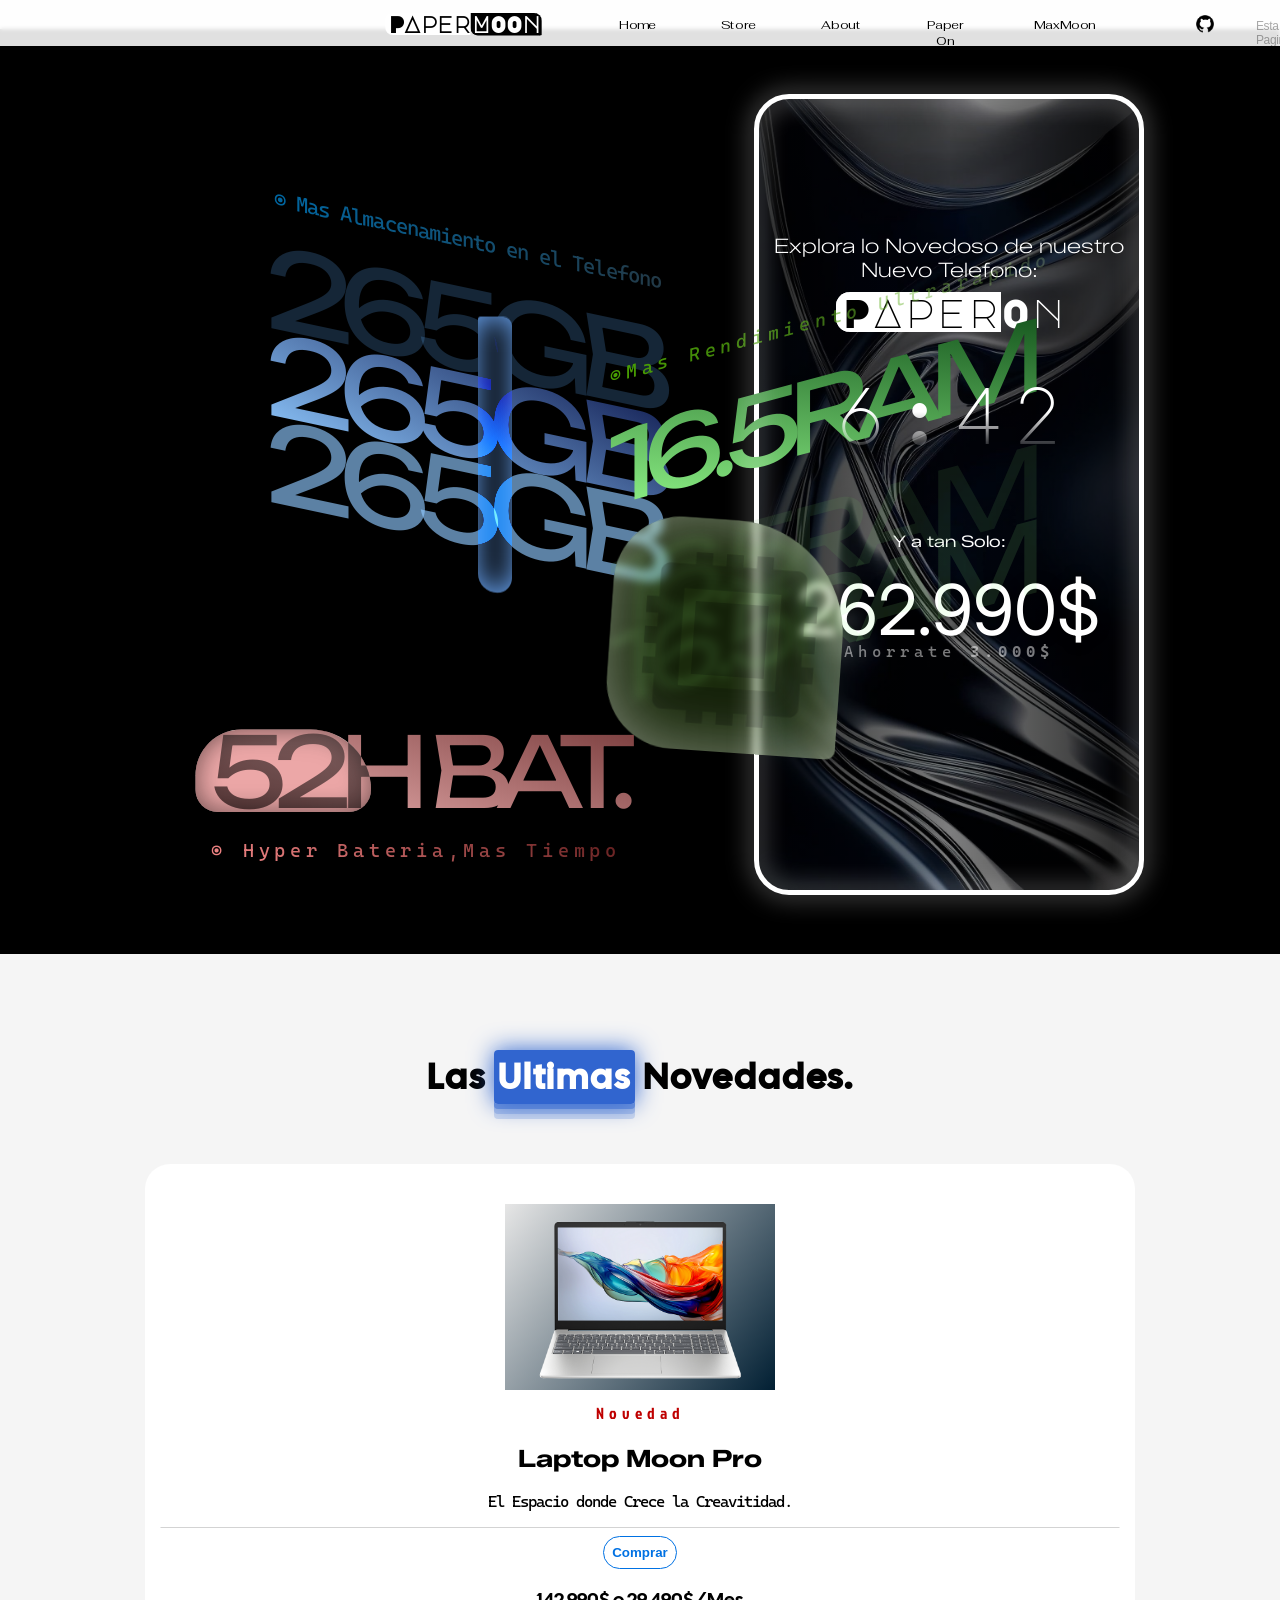
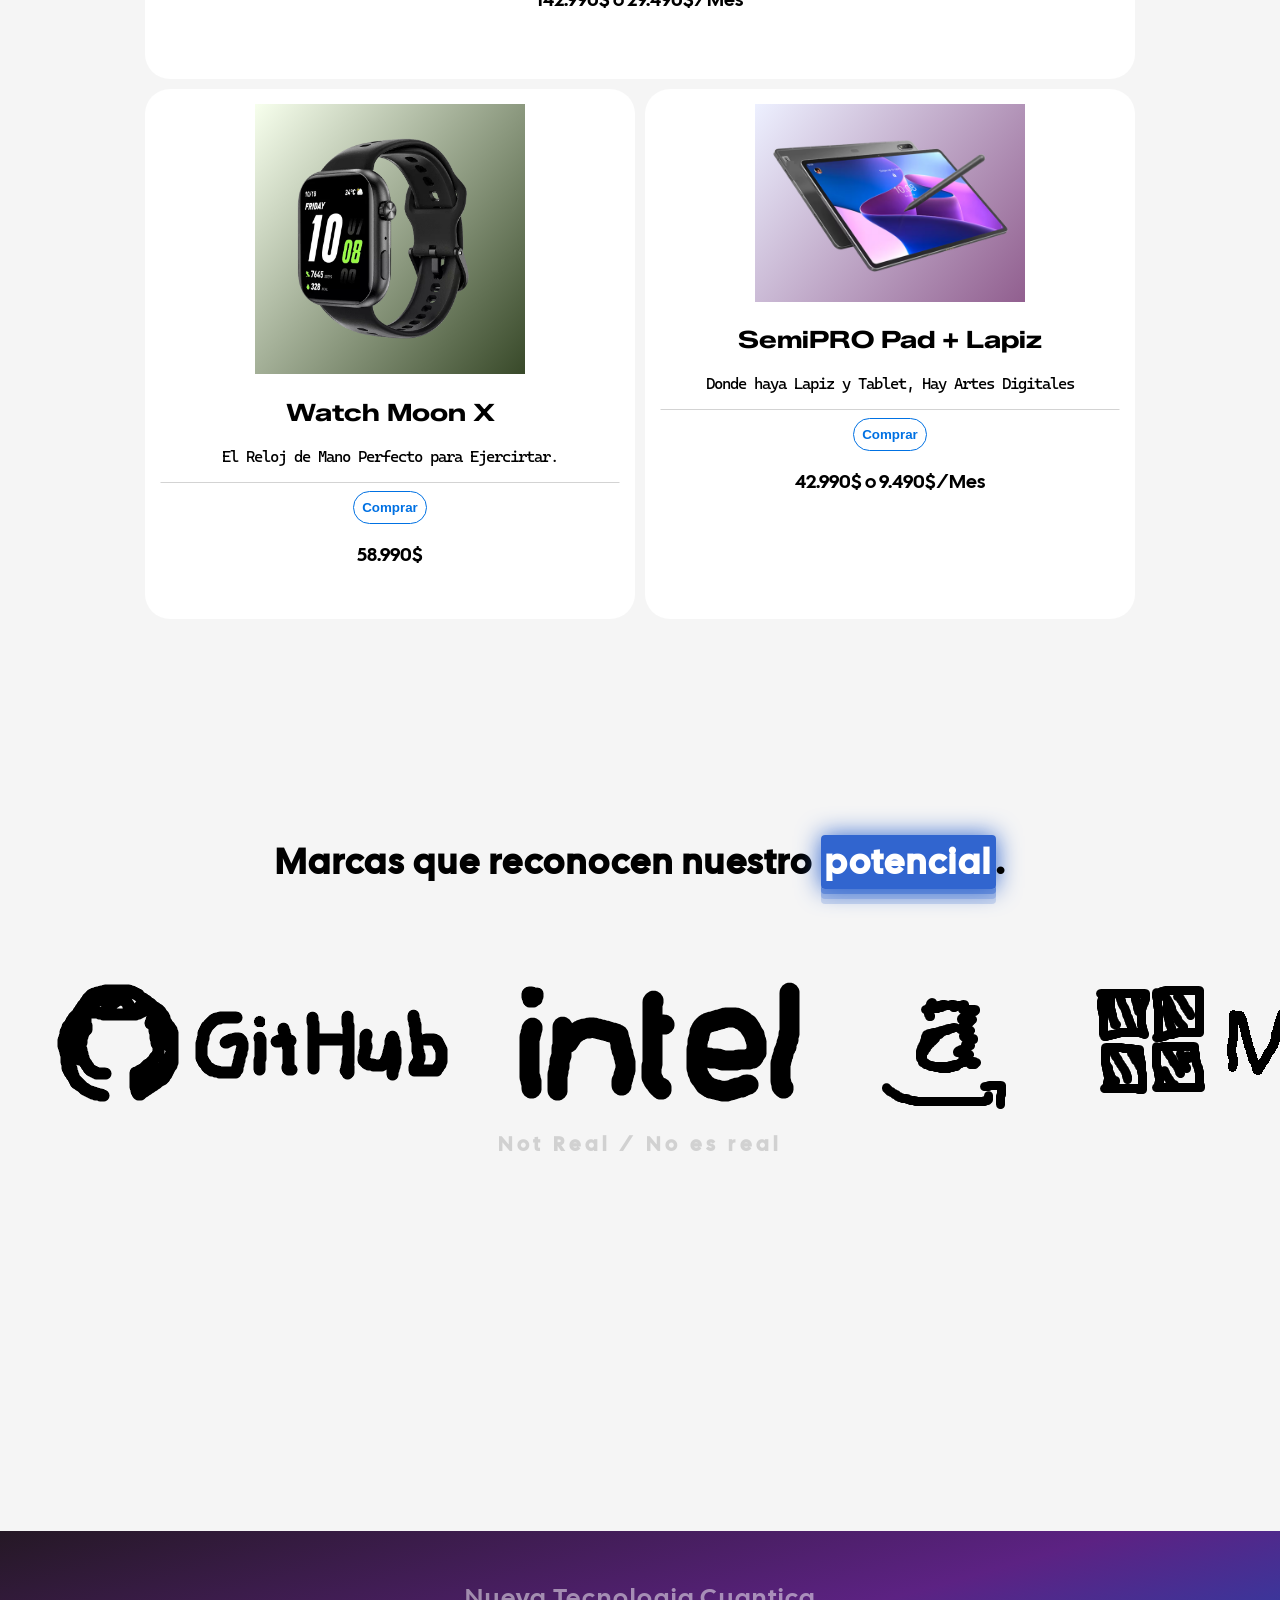
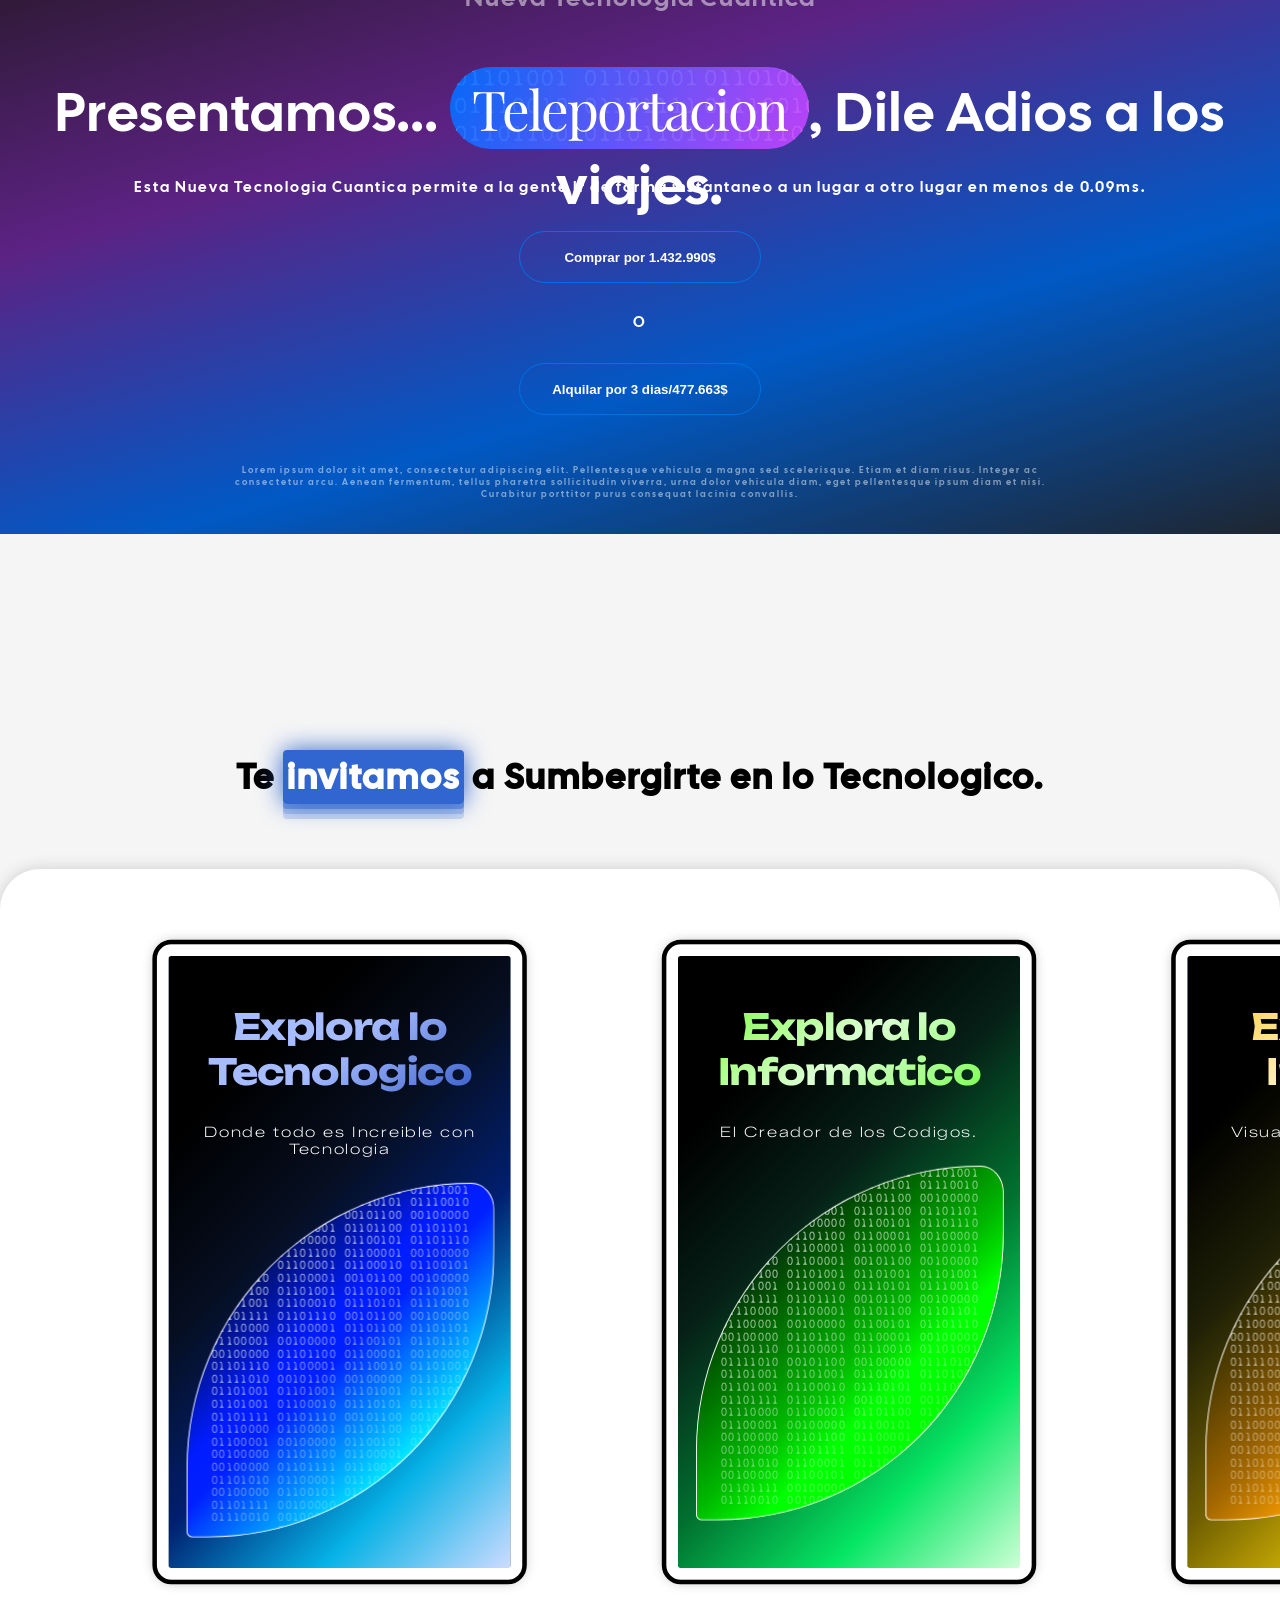
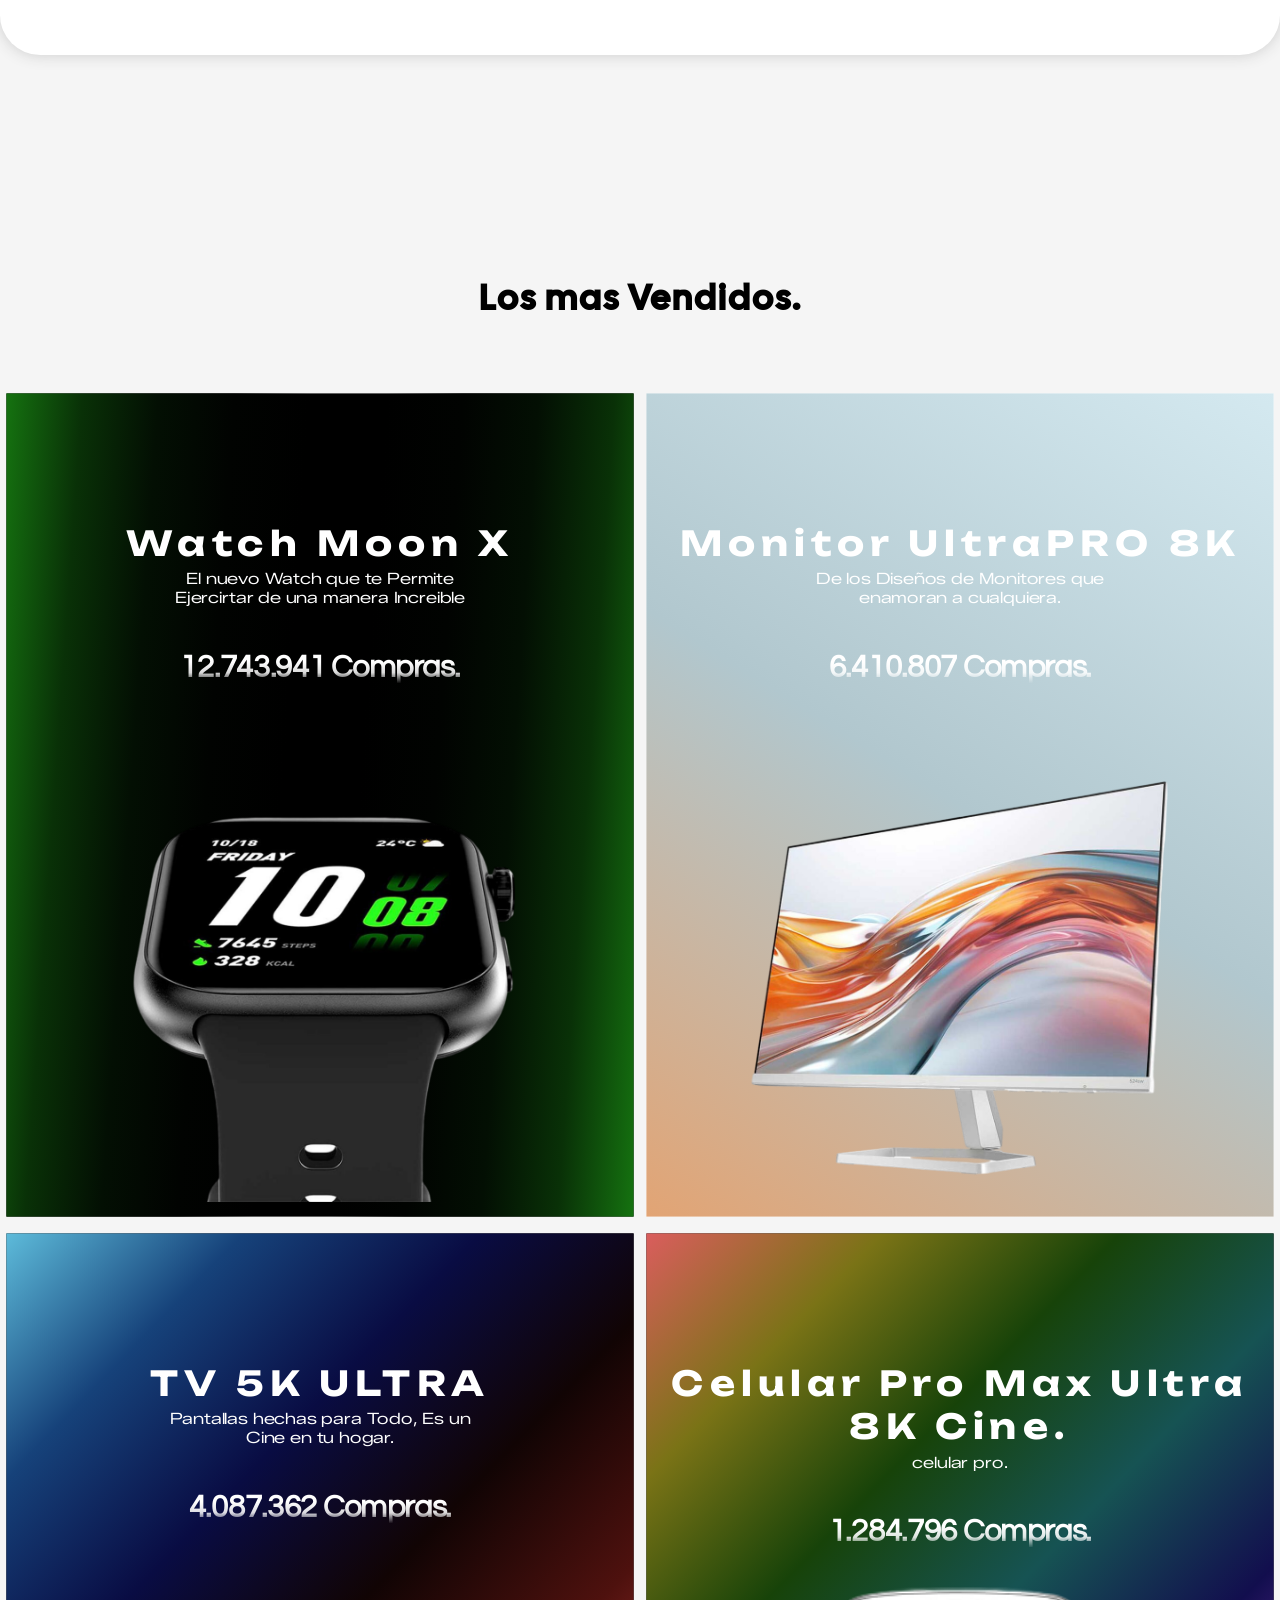
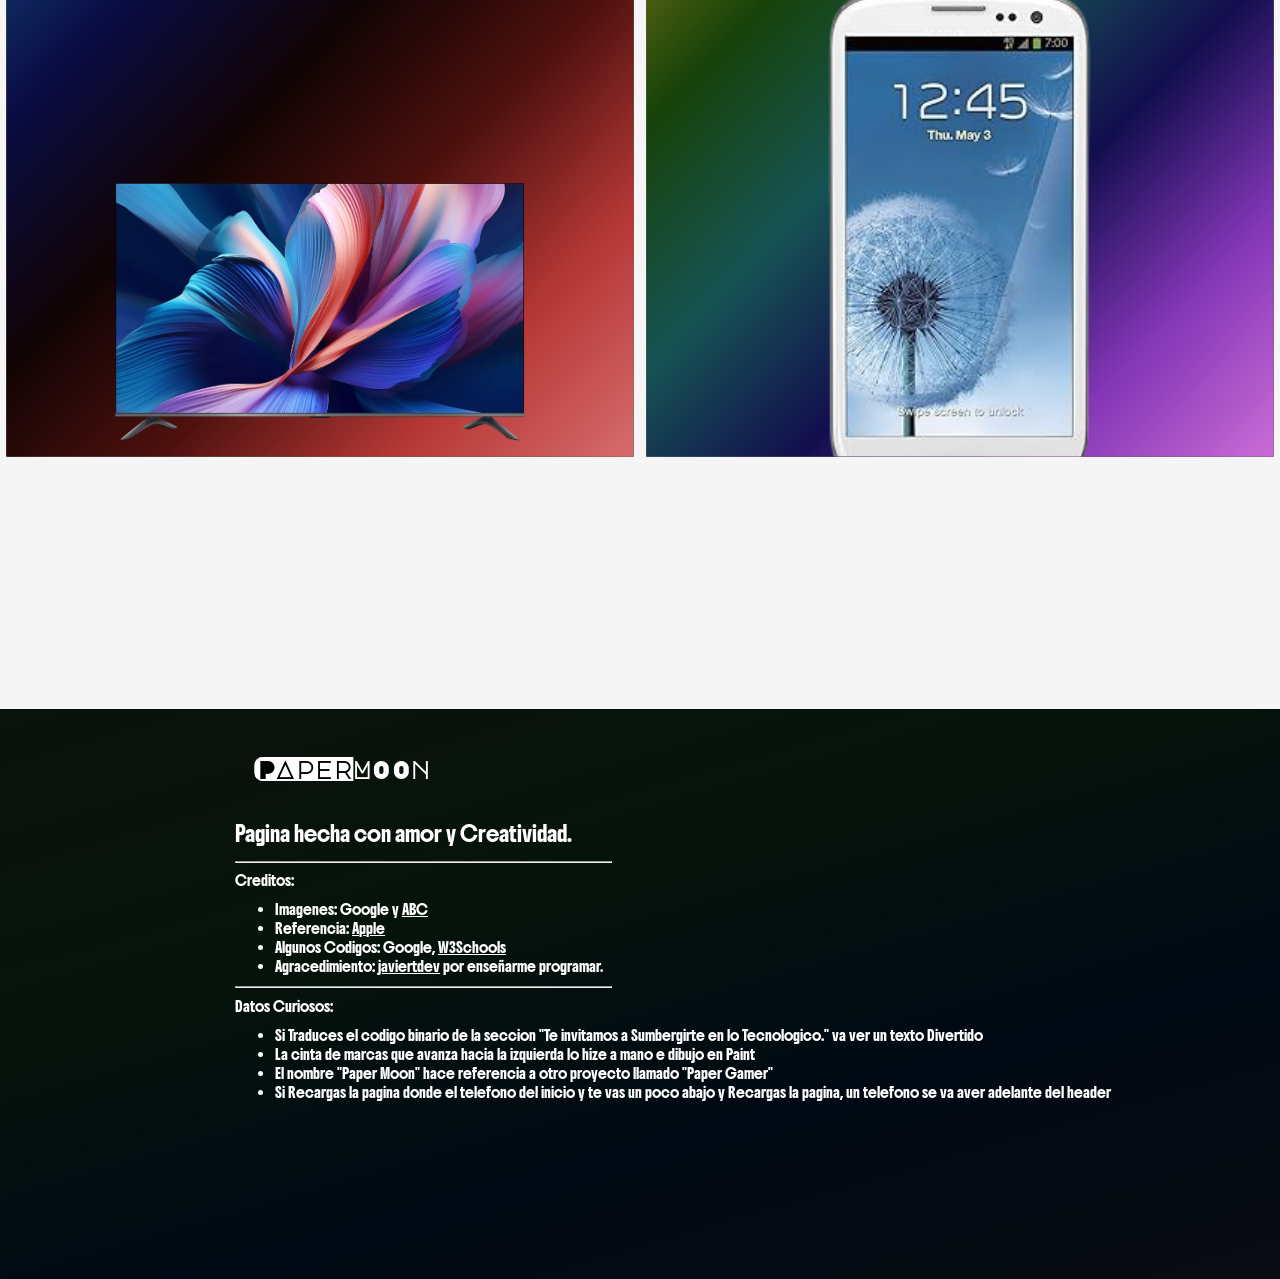
<file: index.html>
<!DOCTYPE html>
    <html>
        <head>
            <link href="https://fonts.googleapis.com/css2?family=Major+Mono+Display&display=swap" rel="stylesheet">

            <link href="https://fonts.googleapis.com/css2?family=Zalando+Sans+Expanded:ital,wght@0,200..900;1,200..900&display=swap" rel="stylesheet">
            
            <link href="https://fonts.googleapis.com/css2?family=Boldonse&display=swap" rel="stylesheet">

            <link href="https://fonts.googleapis.com/css2?family=Unbounded:wght@200..900&display=swap" rel="stylesheet">

            <link href="https://fonts.googleapis.com/css2?family=Syne+Mono&display=swap" rel="stylesheet">

            <link href="https://fonts.googleapis.com/css2?family=Turret+Road:wght@200;300;400;500;700;800&display=swap" rel="stylesheet">

            <link href="https://fonts.googleapis.com/css2?family=Cascadia+Mono:ital,wght@0,200..700;1,200..700&display=swap" rel="stylesheet">

            <link href="https://fonts.googleapis.com/css2?family=Inter:ital,opsz,wght@1,14..32,100&display=swap" rel="stylesheet">

            <link href="https://fonts.googleapis.com/css2?family=Cal+Sans&display=swap" rel="stylesheet">

            <link href="https://fonts.googleapis.com/css2?family=Jockey+One&display=swap" rel="stylesheet">

            <link href="https://fonts.googleapis.com/css2?family=Playfair+Display:ital,wght@0,400..900;1,400..900&display=swap" rel="stylesheet">

            <link href="https://fonts.googleapis.com/css2?family=Questrial&display=swap" rel="stylesheet">

            <link href="https://fonts.googleapis.com/css2?family=Fahkwang:ital,wght@0,200;0,300;0,400;0,500;0,600;0,700;1,200;1,300;1,400;1,500;1,600;1,700&display=swap" rel="stylesheet">

            <title>Paper Moon</title>

            <meta charset="UTF-8">
            <link rel="stylesheet" href="styles.css">
            <link rel="icon" type="image/x-icon" href="Images/Logo-PAPERMOON.ico">
        </head>
        <body id="body">
            <div class="Blur-Background-Effect"></div>

            <header class="HeaderStyle">

                <h2 class="TitleStyle"><a id="PAPERstyle">PAper</a><span id="MOON-style">MOOn</span></h2>

                <a href="index.html" class="LINKBUTTONstyle">Home
                    <div class="dropdown-button-top-div">
                        <div class="div-move-dropdown-div">
                            <p class="title-dropdown">Home</p>
                            <h2 class="link-h2-dropdown" style="animation-delay: 0.1s;">Paper On</h2>
                            <h2 class="link-h2-dropdown" style="animation-delay: 0.15s;">Novedoso</h2>
                            <h2 class="link-h2-dropdown" style="animation-delay: 0.2s;">Mas Vendidos</h2>
                            <h2 class="link-h2-dropdown" style="animation-delay: 0.25s;">Teleport Moon</h2>
                            <div class="AIRE"></div>
                        </div>
                    </div>
                </a>

                <a href="shop.html" class="LINKBUTTONstyle">Store
                    <div class="dropdown-button-top-div">
                        <div class="div-move-dropdown-div">
                            <p class="title-dropdown">Shop</p>
                            <h2 class="link-h2-dropdown">Computing</h2>
                            <h2 class="link-h2-dropdown" style="animation-delay: 0.1s;">Telephony</h2>
                            <h2 class="link-h2-dropdown" style="animation-delay: 0.15s;">Paper On</h2>
                            <h2 class="link-h2-dropdown" style="animation-delay: 0.2s;">Moon X Mini</h2>
                            <h2 class="link-h2-dropdown" style="animation-delay: 0.25s;">Pad On</h2>
                            <p class="title-dropdown">Lastest</p>
                            <h2 class="link-h2-dropdown" style="animation-delay: 0.3s;">Pad On</h2>
                            <h2 class="link-h2-dropdown" style="animation-delay: 0.35s;">Triple On</h2>
                            <h2 class="link-h2-dropdown" style="animation-delay: 0.4s;">LinearMoon</h2>
                            <div class="AIRE"></div>
                        </div>
                    </div>
                </a>

                <a href="shop.html" class="LINKBUTTONstyle">About
                    <div class="dropdown-button-top-div">
                        <div class="div-move-dropdown-div">
                            <p class="title-dropdown">About</p>
                            <h2 class="link-h2-dropdown">Paper Moon Company ◘</h2>
                            <h2 class="link-h2-dropdown" style="animation-delay: 0.1s;">Gmail</h2>
                            <p class="title-dropdown">About of Company</p>
                            <h2 class="link-h2-dropdown" style="animation-delay: 0.15s;">Lincense</h2>
                            <div class="AIRE"></div>
                        </div>
                    </div>
                </a>
    
                <a href="shop.html" class="LINKBUTTONstyle">Paper On</a>

                <a href="shop.html" class="LINKBUTTONstyle">MaxMoon</a>

                <a href="https://github.com/MaxPyxel"><img src="Images/GitHub_Logo.png" width="22px" id="icongithub"></a>

                <p style="color: #00000056; margin-top: 18px; margin-left: 40px; font-size: 12px; letter-spacing: -0.4px;">Esta Pagina no es real, Es Ficticio, osea que sus productos no son para comprar, solo para visualisar.</p>
            </header>
            
            <div class="AIRE"></div>

            <section id="CONTENIDO_PRINCIPAL">
                <div id="fondo-oscuro-CONTENIDO-TOP-2"></div>
                <div id="Centralizador-central-top">
                    <section id="CONTENIDO_GB">
                        <p id="gb-p-telefono">265GB</p>
                        <p id="Extra-Strong-style">◉ Mas Almacenamiento en el Telefono</p>
                        <div id="circle-vidrio-detalle-2"></div>
                    </section>
            
                    <section id="CONTENIDO_RAM">
                        <p id="Extra-Strong-style-ram">◉Mas Rendimiento Ultrarapido</p>
                        <p id="ram-p-telefono">16.5RAM</p>
                        <div id="circle-vidrio-detalle-1"><img src="Images/icon1.png" width="260px" style="margin: 20px; opacity: 0.2;"></div>
                    </section>
                    
                    <section id="CONTENIDO_BATERIA">
                        <p id="bateria-p-telefono">52H BAT.</p>
                        <p id="Extra-Strong-style-bateria">◉ Hyper Bateria,Mas Tiempo</p>
                        <div id="circle-vidrio-detalle-3"></div>
                    </section>
            
                    <section id="CONTENIDO_CENTRAL_TOP">
                        <div id="img-nuevo-div-h2"></div>
            
                        <div id="borde-celular-style"></div>

                        <div id="borde-celular-style-2"></div>
            
                        <div id="div-top-nuevotelefono">
                            <h2 id="prestetacion-text-top">Explora lo Novedoso de nuestro Nuevo Telefono:<p id="p-Telefono">
                                <a id="PAPERstyle">PAper</a>On</p>
                            </a></h2>
                            <h2 id="hora-fictisia-celular-style">6<a id="pestañeo">:</a>42</h2>
                            <p id="p-precio-style">Y a tan Solo:</p>
                            <p id="precio-celular-style">262.990$</p>
                            <p id="p-precio-style-2">Ahorrate <strong>3.000$</strong></p>
                        </div>
                    </section>
                </div>
            </section>


            <div class="AIRE" style="margin-top: 320px;"></div>

            <section id="CONTENIDO_SEMI_TOP">
                <h2 class="title-se-top">Las <span class="span-style">Ultimas</span> Novedades.</h2>

                <section id="CONTENIDO_NOVEDADES_BOXS">
                    <div class="Box-Novedades-type-1">
                        <img class="image-novedades-producto" src="Images/icon-objet-novedades-1.png" width="250px">
                        <p style="color: #bf0000; margin-top: 8px; letter-spacing: 5px; font-family: 'Jockey One';">Novedad</p>
                        <h2 class="h2-title-novedades-div">Laptop Moon Pro</h2>
                        <p class="desc-p-novedades-div">El Espacio donde Crece la Creavitidad.</p>
        
                        <hr style="border-color: transparent; border-top: 0.1px rgb(211, 211, 211) solid;">
        
                        <button class="button-comprar-novedades" onclick="alert('El Producto Viene en Camino C:')">Comprar</button>
                        <h1 class="preci-novedades-div">142.990$ o 29.490$/Mes</h1>
                    </div>

                    <div class="display-horizontal-novedades-div">
                        <div class="Box-Novedades-type-2">
                            <img class="image-novedades-producto" src="Images/icon-objet-novedades-2.png" width="250px" style="background-image: linear-gradient(-52deg, #384929, #f7ffed);">
                            <h2 class="h2-title-novedades-div">Watch Moon X</h2>
                            <p class="desc-p-novedades-div">El Reloj de Mano Perfecto para Ejercirtar.</p>
            
                            <hr style="border-color: transparent; border-top: 0.1px rgb(211, 211, 211) solid;">
            
                            <button class="button-comprar-novedades" onclick="alert('El Producto Viene en Camino C:')">Comprar</button>
                            <h1 class="preci-novedades-div">58.990$</h1>
                        </div>
        
                        <div class="Box-Novedades-type-3">
                            <img class="image-novedades-producto" src="Images/icon-objet-novedades-3.png" width="250px" style="background-image: linear-gradient(-52deg, #915f8f, #edf0ff);">
                            <h2 class="h2-title-novedades-div">SemiPRO Pad + Lapiz</h2>
                            <p class="desc-p-novedades-div">Donde haya Lapiz y Tablet, Hay Artes Digitales</p>
            
                            <hr style="border-color: transparent; border-top: 0.1px rgb(211, 211, 211) solid;">
            
                            <button class="button-comprar-novedades" onclick="alert('El Producto Viene en Camino C:')">Comprar</button>
                            <h1 class="preci-novedades-div">42.990$ o 9.490$/Mes</h1>
                        </div>
                    </div>
                </section>

            </section>

            <section id="CONTENIDO_MEDIO_TOP">
                <h2 class="title-se-top">Marcas que reconocen nuestro <span class="span-style">potencial</span>.</h2>
                <div id="marcas-move-anim-div"></div>
                <h2 class="title-se-top" style="color: rgb(209, 209, 209); letter-spacing: 5px; font-size: 20px;">Not Real / No es real</h2>
            </section>

            <section id="CONTENIDO_ESPECIAL">
                <h2 class="title-especial-top-1">Nueva Tecnologia Cuantica</h2>
                <h2 class="title-especial-top-2">Presentamos... <div id="background-image-style-special"><span class="span-style-2">Teleportacion</span></div>, Dile Adios a los viajes.</h2>
                <p class="title-especial-top-3">Esta Nueva Tecnologia Cuantica permite a la gente Ir de forma instantaneo a un lugar a otro lugar en menos de 0.09ms.</p>

                <div style="width: 240px; margin: 0 auto;">
                    <button class="button-comprar-teleportacion" onclick="alert('1, 2, 3... Ha Sido Teleportado!!!')">Comprar por 1.432.990$</button>
                    <h2 class="title-especial-top-3" style="margin-top: 30px;">O</h2>
                    <button class="button-comprar-teleportacion" onclick="alert('1, 2, 3... Alquilado!!!')">Alquilar por 3 dias/477.663$</button>
                </div>

                <h2 class="title-especial-top-1" style="font-size: 9px; width: 830px; margin: 0 auto; margin-top: 50px;">Lorem ipsum dolor sit amet, consectetur adipiscing elit. Pellentesque vehicula a magna sed scelerisque. Etiam et diam risus. Integer ac consectetur arcu. Aenean fermentum, tellus pharetra sollicitudin viverra, urna dolor vehicula diam, eget pellentesque ipsum diam et nisi. Curabitur porttitor purus consequat lacinia convallis.</h2>
            </section>

            <h2 class="title-se-top" style="margin-top: 220px;">Te <span class="span-style">invitamos</span> a Sumbergirte en lo Tecnologico.</h2>

            <section id="CONTENIDO_MEDIO_ABAJO">
                <div id="Centralizador-central-abajo">
                    <div class="Box-Comercio">
                        <h2 id="title-div-tecn">Explora lo Tecnologico</h2>
                        <p id="desc-div-tecn">Donde todo es Increible con Tecnologia</p>
            
                        <p id="cero-uno-text-div-tecn">01010100 01101001 01101001 01101001 01101001 01100010 01110101 01110010 01101111 01101110 00101100 00100000 01110000 01100001 01101100 01101101 01100001 00100000 01100101 01101110 00100000 01101100 01100001 00100000 01100011 01100001 01100010 01100101 01111010 01100001 00101100 00100000 01110100 01101001 01101001 01101001 01101001 01100010 01110101 01110010 01101111 01101110 00101100 00100000 01110000 01100001 01101100 01101101 01100001 00100000 01100101 01101110 00100000 01101100 01100001 00100000 01101110 01100001 01110010 01101001 01111010 00101100 00100000 01110100 01101001 01101001 01101001 01101001 01101001 01100010 01110101 01110010 01101111 01101110 00101100 00100000 01110000 01100001 01101100 01101101 01100001 00100000 01100101 01101110 00100000 01101100 01100001 01110011 00100000 01101111 01110010 01100101 01101010 01100001 01110011 00101100 00100000 01100101 01100011 01101000 01101111 00100000 01110000 01101111 01110010 00100000 01101101 01100001 01111000 00101110</p>
                    </div>
    
                    <div class="Box-Comercio-2">
                        <h2 id="title-div-tecn-2">Explora lo Informatico</h2>
                        <p id="desc-div-tecn">El Creador de los Codigos.</p>
            
                        <p id="cero-uno-text-div-tecn">01010100 01101001 01101001 01101001 01101001 01100010 01110101 01110010 01101111 01101110 00101100 00100000 01110000 01100001 01101100 01101101 01100001 00100000 01100101 01101110 00100000 01101100 01100001 00100000 01100011 01100001 01100010 01100101 01111010 01100001 00101100 00100000 01110100 01101001 01101001 01101001 01101001 01100010 01110101 01110010 01101111 01101110 00101100 00100000 01110000 01100001 01101100 01101101 01100001 00100000 01100101 01101110 00100000 01101100 01100001 00100000 01101110 01100001 01110010 01101001 01111010 00101100 00100000 01110100 01101001 01101001 01101001 01101001 01101001 01100010 01110101 01110010 01101111 01101110 00101100 00100000 01110000 01100001 01101100 01101101 01100001 00100000 01100101 01101110 00100000 01101100 01100001 01110011 00100000 01101111 01110010 01100101 01101010 01100001 01110011 00101100 00100000 01100101 01100011 01101000 01101111 00100000 01110000 01101111 01110010 00100000 01101101 01100001 01111000 00101110</p>
                    </div>
    
                    <div class="Box-Comercio-3">
                        <h2 id="title-div-tecn-3">Explora lo Increible</h2>
                        <p id="desc-div-tecn">Visual + Codigo = Increible</p>
            
                        <p id="cero-uno-text-div-tecn">01010100 01101001 01101001 01101001 01101001 01100010 01110101 01110010 01101111 01101110 00101100 00100000 01110000 01100001 01101100 01101101 01100001 00100000 01100101 01101110 00100000 01101100 01100001 00100000 01100011 01100001 01100010 01100101 01111010 01100001 00101100 00100000 01110100 01101001 01101001 01101001 01101001 01100010 01110101 01110010 01101111 01101110 00101100 00100000 01110000 01100001 01101100 01101101 01100001 00100000 01100101 01101110 00100000 01101100 01100001 00100000 01101110 01100001 01110010 01101001 01111010 00101100 00100000 01110100 01101001 01101001 01101001 01101001 01101001 01100010 01110101 01110010 01101111 01101110 00101100 00100000 01110000 01100001 01101100 01101101 01100001 00100000 01100101 01101110 00100000 01101100 01100001 01110011 00100000 01101111 01110010 01100101 01101010 01100001 01110011 00101100 00100000 01100101 01100011 01101000 01101111 00100000 01110000 01101111 01110010 00100000 01101101 01100001 01111000 00101110</p>
                    </div>
                </div>
            </section id="CONTENIDO_SEMI_ABAJO">
                <h2 class="title-se-top" style="margin-top: 220px;">Los mas Vendidos.</h2>

                <div id="display-horizontal-vendidos-div">

                    <div class="Box-Vendidos">
                        <h2 class="name-producto-vendidos-box">Watch Moon X</h2>
                        <p class="desc-producto-vendidos-box">El nuevo Watch que te Permite Ejercirtar de una manera Increible</p>
    
                        <h1 class="numero-compras-vendidos-box">12.743.941 Compras.</h1>
    
                        <div class="div-image-vendidos-box">
                            <img class="image-vendidos-bottom-box-1" src="Images/objet-1-images.png" width="489px">
                        </div>
                    </div>
                    
                    <div class="Box-Vendidos-2">
                        <h2 class="name-producto-vendidos-box">Monitor UltraPRO 8K</h2>
                        <p class="desc-producto-vendidos-box">De los Diseños de Monitores que enamoran a cualquiera.</p>
    
                        <h1 class="numero-compras-vendidos-box">6.410.807 Compras.</h1>
    
                        <div class="div-image-vendidos-box" style="bottom: 0; width: 520px;">
                            <img class="image-vendidos-bottom-box-1" src="Images/objet-2-images.png" width="520px">
                        </div>
                    </div>
                </div>

                 <div id="display-horizontal-vendidos-div">
                    <div class="Box-Vendidos-3">
                             <h2 class="name-producto-vendidos-box">TV 5K ULTRA</h2>
                             <p class="desc-producto-vendidos-box">Pantallas hechas para Todo, Es un Cine en tu hogar.</p>
         
                             <h1 class="numero-compras-vendidos-box">4.087.362 Compras.</h1>
         
                             <div class="div-image-vendidos-box" style="width: 420px; bottom: 0; margin-top: 264px;">
                                 <img class="image-vendidos-bottom-box-1" src="Images/objet-3-images.png" width="420px">
                             </div>
                         </div>
                         
                     <div class="Box-Vendidos-4">
                             <h2 class="name-producto-vendidos-box">Celular Pro Max Ultra 8K Cine.</h2>
                             <p class="desc-producto-vendidos-box">celular pro.</p>
         
                             <h1 class="numero-compras-vendidos-box">1.284.796 Compras.</h1>
         
                             <div class="div-image-vendidos-box" style="bottom: 0; width: 290px;">
                                 <img class="image-vendidos-bottom-box-1" src="Images/telefono-max.png" width="290px">
                             </div>
                         </div>
                    </div>
                </div>
            </section>

            <div class="AIRE" style="margin-top: 200px;"></div>

           <div class="footer">
                <p style="width: 620px; scale: calc(0.6); margin-bottom: 30px;" id="p-Telefono"><a id="PAPERstyle">PAper</a>MOOn</p>

                <h2 style="color: white; margin-left: 205px; font-size: 15px; font-weight: 100; font-family: 'Boldonse';">Pagina hecha con amor y Creatividad.</h2>

                <hr style="margin-left: 205px; width: 375px;">

                <h2 style="color: white; margin-left: 205px; font-size: 10px; font-weight: 100; font-family: 'Boldonse';">Creditos:</h2>
                
                <ul style="color: white; margin-left: 205px; font-size: 10px; font-weight: 100; font-family: 'Boldonse';">
                    <li>Imagenes: Google y <a style="color: white;" href="https://www.abc.cl">ABC</a></li>
                    <li>Referencia: <a style="color: white;" href="https://www.apple.com"> Apple</a></li>
                    <li>Algunos Codigos: Google, <a style="color: white;" href="https://www.w3schools.com">W3Schools</a></li>
                    <li>Agracedimiento: <a style="color: white;" href="https://github.com/javiertdev">javiertdev</a> por enseñarme programar.</li>
                </ul>

                <hr style="margin-left: 205px; width: 375px;">

                <h2 style="color: white; margin-left: 205px; font-size: 10px; font-weight: 100; font-family: 'Boldonse';">Datos Curiosos:</h2>

                <ul style="color: white; margin-left: 205px; font-size: 10px; font-weight: 100; font-family: 'Boldonse';">
                    <li>Si Traduces el codigo binario de la seccion "Te invitamos a Sumbergirte en lo Tecnologico." va ver un texto Divertido</li>
                    <li>La cinta de marcas que avanza hacia la izquierda lo hize a mano e dibujo en Paint</li>
                    <li>El nombre "Paper Moon" hace referencia a otro proyecto llamado "Paper Gamer"</li>
                    <li>Si Recargas la pagina donde el telefono del inicio y te vas un poco abajo y Recargas la pagina, un telefono se va aver adelante del header</li>
                </ul>
            </div>

        </body>
    </html>
</file>
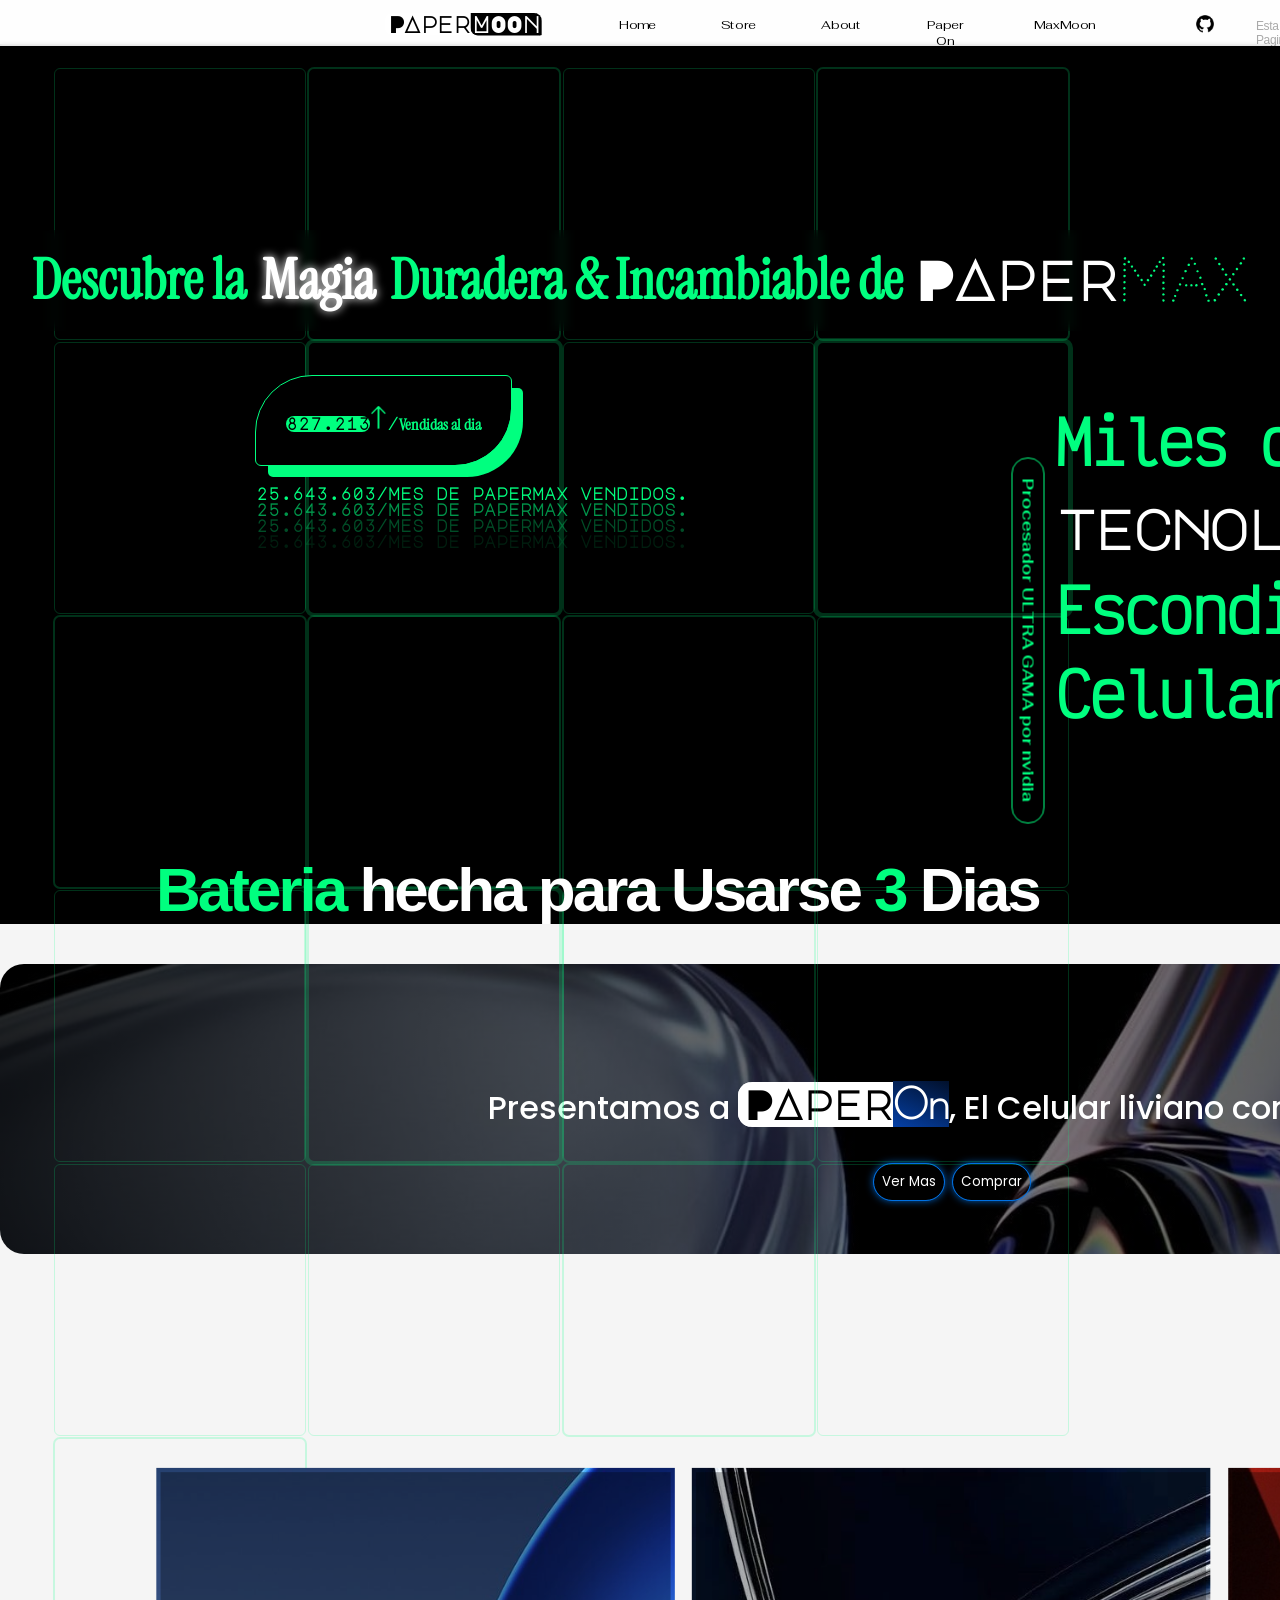
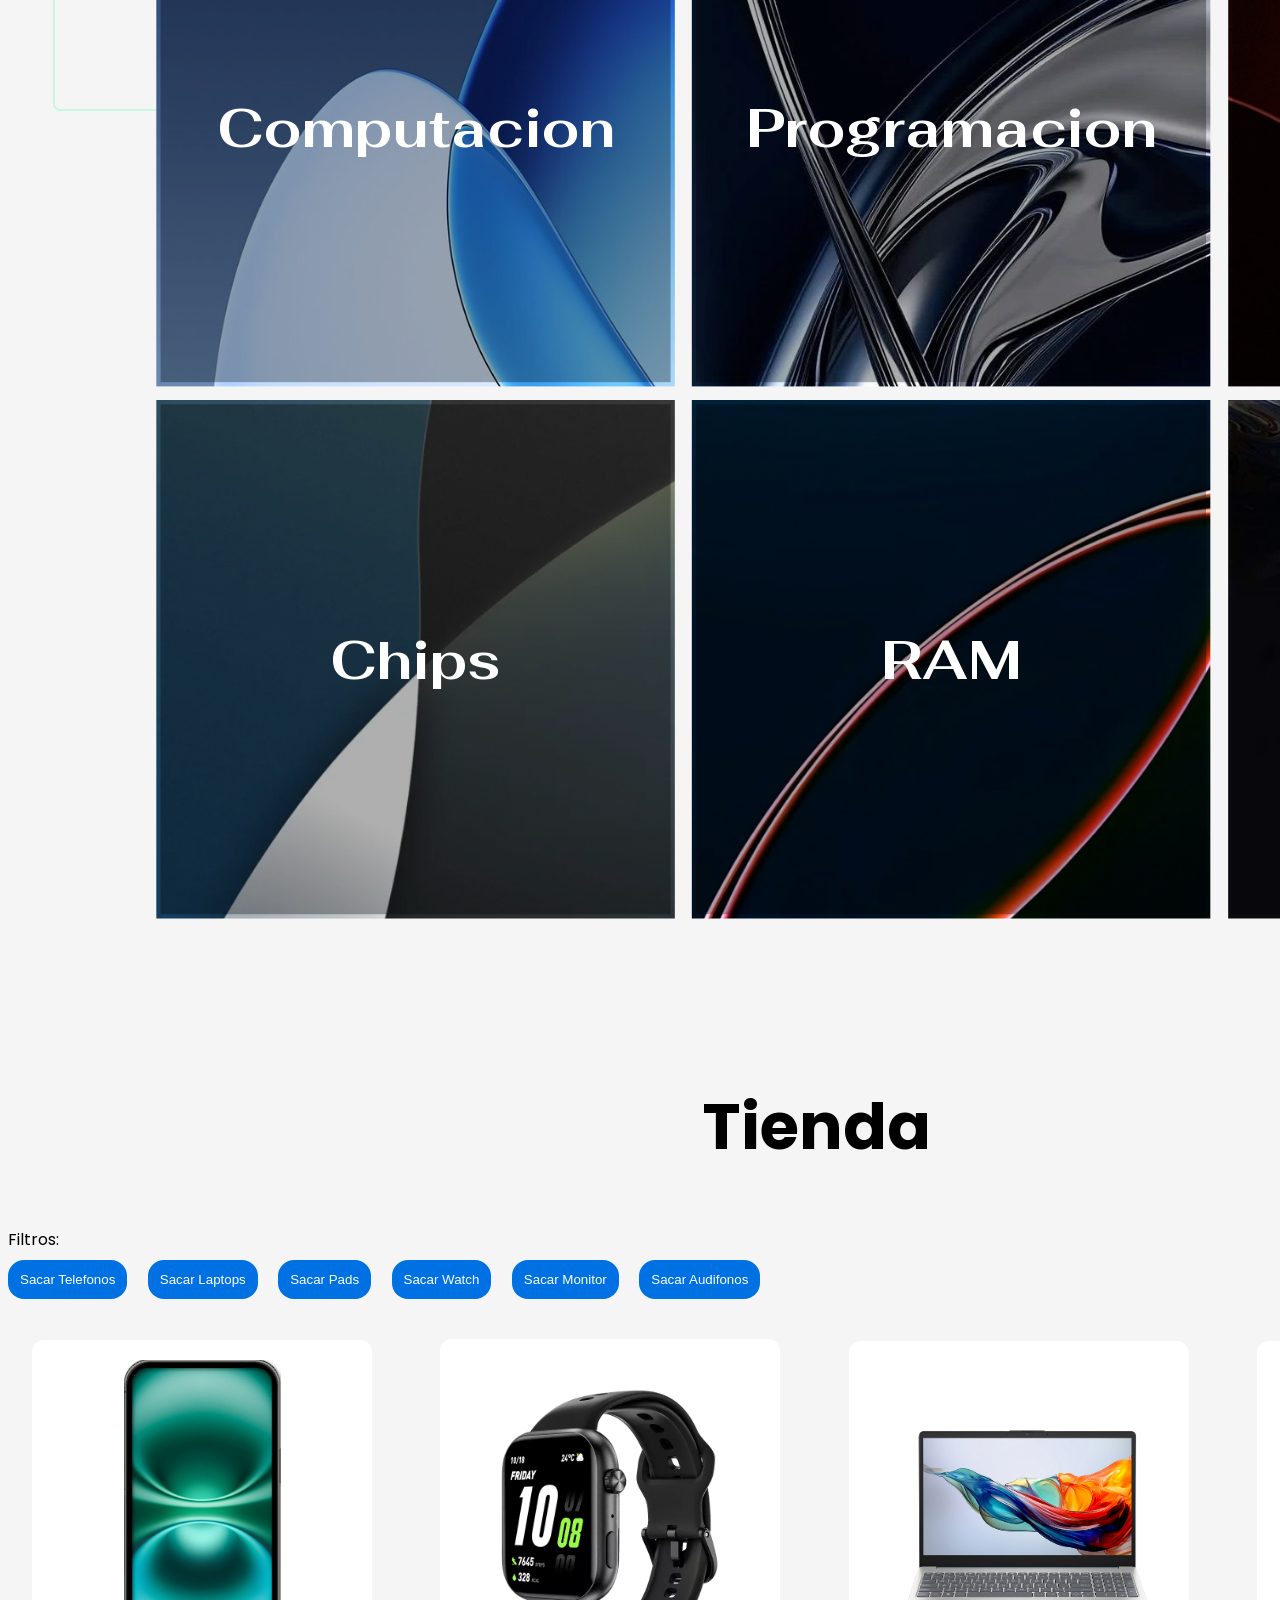
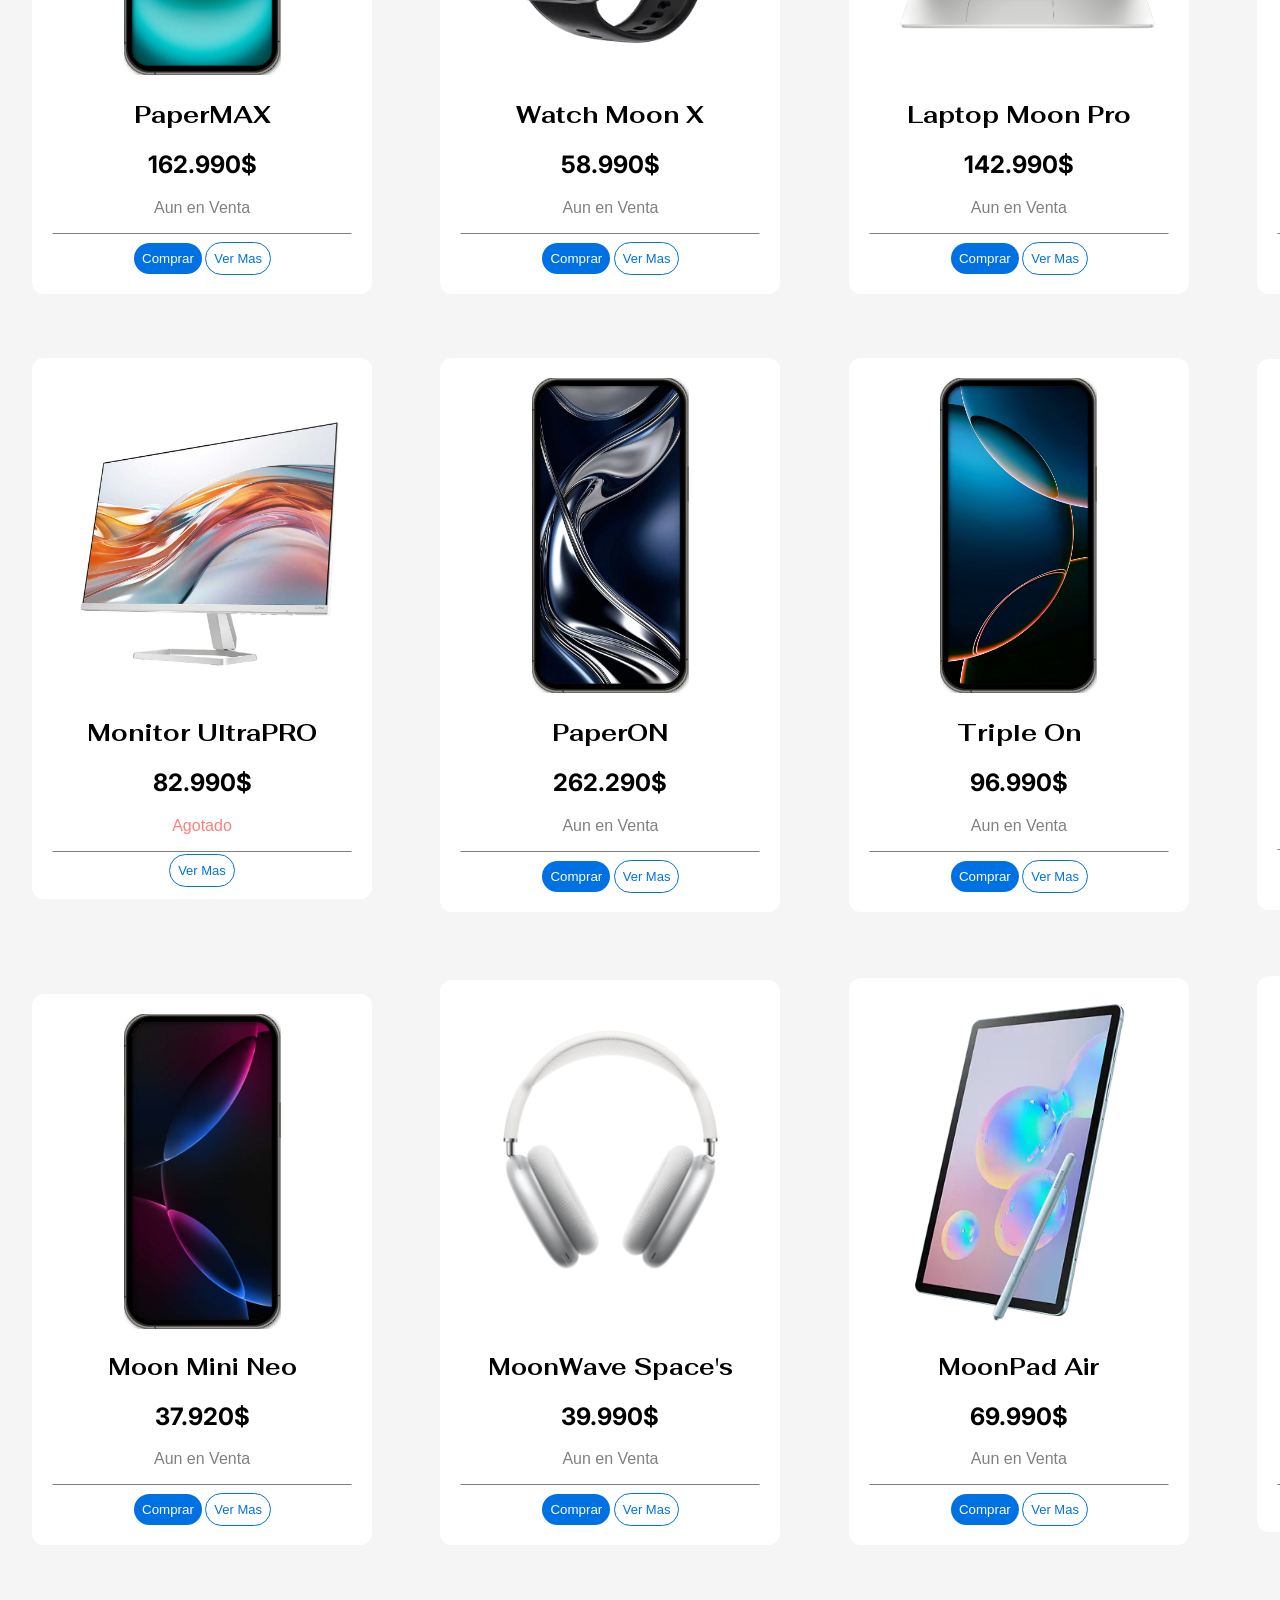
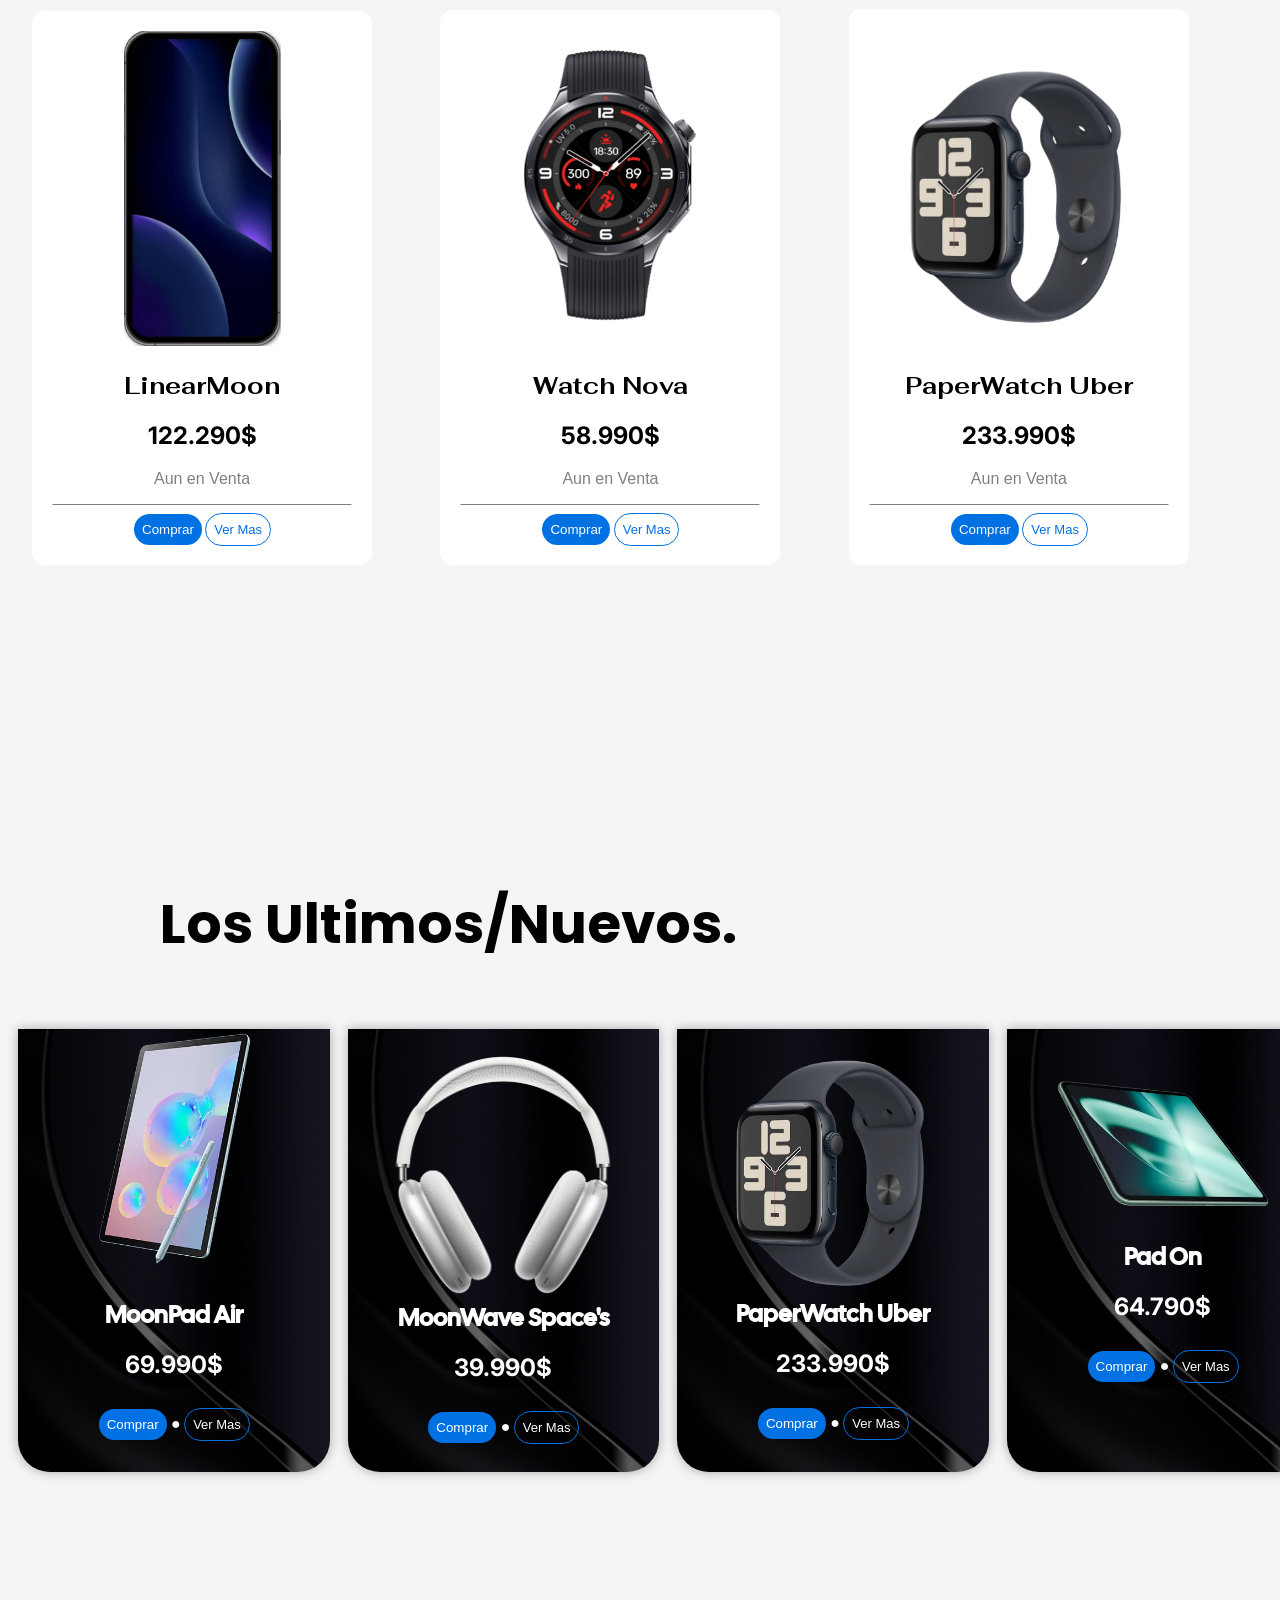
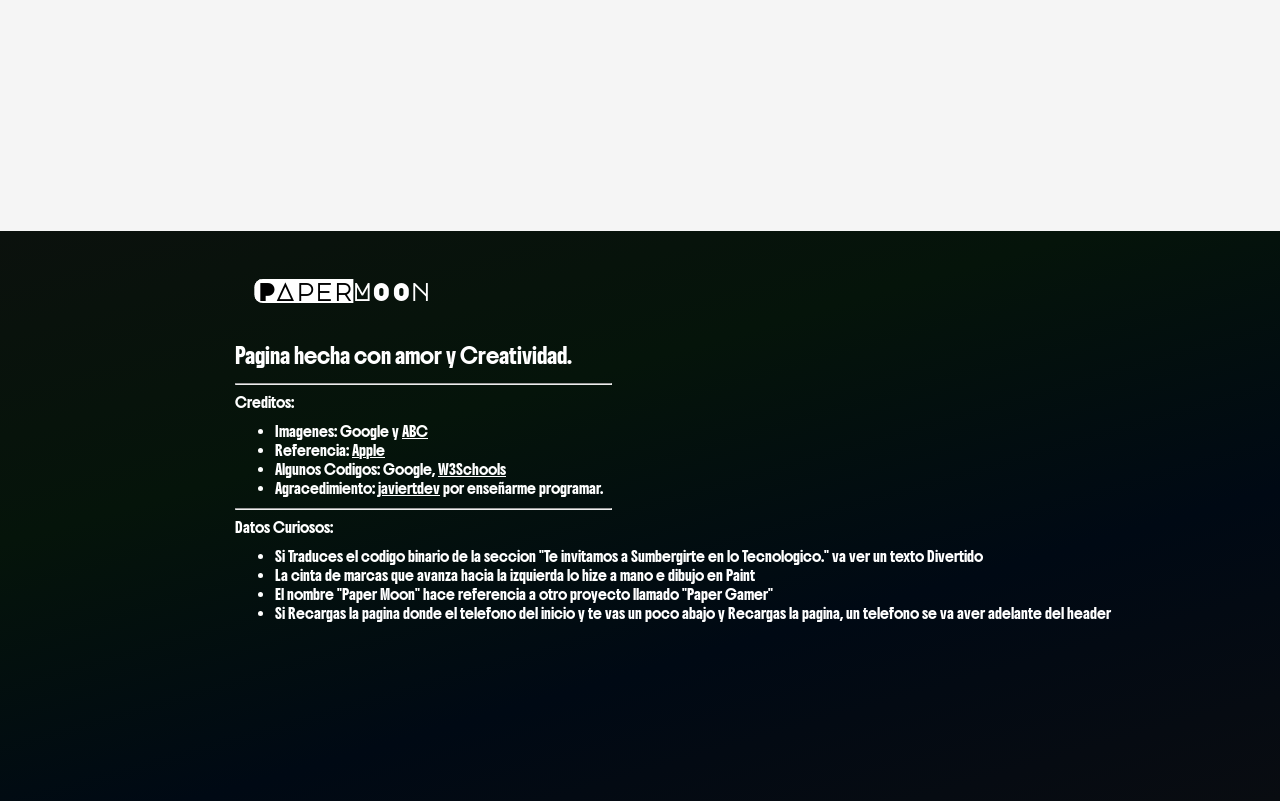
<file: shop.html>
<!DOCTYPE html>
<html>
    <head>
        <link href="https://fonts.googleapis.com/css2?family=Major+Mono+Display&display=swap" rel="stylesheet">

        <link href="https://fonts.googleapis.com/css2?family=Cal+Sans&display=swap" rel="stylesheet">

        <link href="https://fonts.googleapis.com/css2?family=Boldonse&display=swap" rel="stylesheet">

        <link href="https://fonts.googleapis.com/css2?family=Fahkwang:ital,wght@0,200;0,300;0,400;0,500;0,600;0,700;1,200;1,300;1,400;1,500;1,600;1,700&display=swap" rel="stylesheet">

        <link href="https://fonts.googleapis.com/css2?family=Poppins:ital,wght@0,100;0,200;0,300;0,400;0,500;0,600;0,700;0,800;0,900;1,100;1,200;1,300;1,400;1,500;1,600;1,700;1,800;1,900&display=swap" rel="stylesheet">

        <link href="https://fonts.googleapis.com/css2?family=Poiret+One&display=swap" rel="stylesheet">
        
        <link href="https://fonts.googleapis.com/css2?family=Instrument+Serif:ital@0;1&display=swap" rel="stylesheet">
        
        <link href="https://fonts.googleapis.com/css2?family=Codystar:wght@300;400&display=swap" rel="stylesheet">

        <link href="https://fonts.googleapis.com/css2?family=Victor+Mono:ital,wght@0,100..700;1,100..700&display=swap" rel="stylesheet">

        <link href="https://fonts.googleapis.com/css2?family=Inter:ital,opsz,wght@1,14..32,100&display=swap" rel="stylesheet">

        <title>Paper Moon - Shop</title>

        <meta charset="UTF-8">
        <link rel="stylesheet" href="shop-styles.css">
        <link rel="icon" type="image/x-icon" href="Images/Logo-PAPERMOON.ico">
    </head>
    <body id="body">
        <div class="Blur-Background-Effect"></div>

        <header class="HeaderStyle">

            <h2 class="TitleStyle"><a id="PAPERstyle">PAper</a><span id="MOON-style">MOOn</span></h2>

            <a href="index.html" class="LINKBUTTONstyle">Home
                <div class="dropdown-button-top-div">
                    <div class="div-move-dropdown-div">
                        <p class="title-dropdown">Home</p>
                        <h2 class="link-h2-dropdown" style="animation-delay: 0.1s;">Paper On</h2>
                        <h2 class="link-h2-dropdown" style="animation-delay: 0.15s;">Novedoso</h2>
                        <h2 class="link-h2-dropdown" style="animation-delay: 0.2s;">Mas Vendidos</h2>
                        <h2 class="link-h2-dropdown" style="animation-delay: 0.25s;">Teleport Moon</h2>
                        <div class="AIRE"></div>
                    </div>
                </div>
            </a>

            <a href="shop.html" class="LINKBUTTONstyle">Store
                <div class="dropdown-button-top-div">
                    <div class="div-move-dropdown-div">
                        <p class="title-dropdown">Shop</p>
                        <h2 class="link-h2-dropdown">Computing</h2>
                        <h2 class="link-h2-dropdown" style="animation-delay: 0.1s;">Telephony</h2>
                        <h2 class="link-h2-dropdown" style="animation-delay: 0.15s;">Paper On</h2>
                        <h2 class="link-h2-dropdown" style="animation-delay: 0.2s;">Moon X Mini</h2>
                        <h2 class="link-h2-dropdown" style="animation-delay: 0.25s;">Pad On</h2>
                        <p class="title-dropdown">Lastest</p>
                        <h2 class="link-h2-dropdown" style="animation-delay: 0.3s;">Pad On</h2>
                        <h2 class="link-h2-dropdown" style="animation-delay: 0.35s;">Triple On</h2>
                        <h2 class="link-h2-dropdown" style="animation-delay: 0.4s;">LinearMoon</h2>
                        <div class="AIRE"></div>
                    </div>
                </div>
            </a>

            <a href="shop.html" class="LINKBUTTONstyle">About
                <div class="dropdown-button-top-div">
                    <div class="div-move-dropdown-div">
                        <p class="title-dropdown">About</p>
                        <h2 class="link-h2-dropdown">Paper Moon Company ◘</h2>
                        <h2 class="link-h2-dropdown" style="animation-delay: 0.1s;">Gmail</h2>
                        <p class="title-dropdown">About of Company</p>
                        <h2 class="link-h2-dropdown" style="animation-delay: 0.15s;">Lincense</h2>
                        <div class="AIRE"></div>
                    </div>
                </div>
            </a>
 
            <a href="shop.html" class="LINKBUTTONstyle">Paper On</a>

            <a href="shop.html" class="LINKBUTTONstyle">MaxMoon</a>

            <a href="https://github.com/MaxPyxel"><img src="Images/GitHub_Logo.png" width="22px" id="icongithub"></a>

            <p style="color: #00000056; margin-top: 18px; margin-left: 40px; font-size: 12px; letter-spacing: -0.4px;">Esta Pagina no es real, Es Ficticio, osea que sus productos no son para comprar, solo para visualisar.</p>
        </header>
        

        <div class="AIRE"></div>

        <section id="CONTENIDO_PRINCIPAL">
            <section class="section-start-top-div">
                <div class="div-hovers-cube-grupo">
                    <div class="div-cube-hover" style="animation-delay: 0s;"></div>
                    <div class="div-cube-hover" style="outline-width: 2px; animation-delay: 0.1s;"></div>
                    <div class="div-cube-hover" style="animation-delay: 0.2s;"></div>
                    <div class="div-cube-hover" style="outline-width: 2px; animation-delay: 0.3s;"></div>
                    <div class="div-cube-hover" style="animation-delay: 0.4s;"></div>
                    <div class="div-cube-hover" style="outline-width: 4px; animation-delay: 0.5s;"></div>
                    <div class="div-cube-hover" style="animation-delay: 0.6s;"></div>
                    <div class="div-cube-hover" style="outline-width: 5px; animation-delay: 0.7s;"></div>
                    <div class="div-cube-hover" style="outline-width: 2px; animation-delay: 0.8s;"></div>
                    <div class="div-cube-hover" style="outline-width: 2px; animation-delay: 0.9s;"></div>
                    <div class="div-cube-hover" style="outline-width: 2px; animation-delay: 1s;"></div>
                    <div class="div-cube-hover" style="animation-delay: 1.1s;"></div>
                    <div class="div-cube-hover" style="animation-delay: 1.2s;"></div>
                    <div class="div-cube-hover" style="outline-width: 5px; animation-delay: 1.3s;"></div>
                    <div class="div-cube-hover" style="outline-width: 2px; animation-delay: 1.4s;"></div>
                    <div class="div-cube-hover" style="animation-delay: 1.5s;"></div>
                    <div class="div-cube-hover" style="animation-delay: 1.6s;"></div>
                    <div class="div-cube-hover" style="animation-delay: 1.7s;"></div>
                    <div class="div-cube-hover" style="outline-width: 2px; animation-delay: 1.8s;"></div>
                    <div class="div-cube-hover" style="animation-delay: 1.9s;"></div>
                    <div class="div-cube-hover" style="outline-width: 2px; animation-delay: 2s;"></div>
                </div>
                <div class="AIRE" style="height: 140px;"></div>
                <section class="zindex-section-content-top">
                    <h2 class="title-top-start-magia">Descubre la <span class="span-magia">Magia</span> <a class="span-part-2-magia">Duradera & Incambiable de</a> <span class="span-paper-max">PAper<a class="span-max">MAX</a></span></h2>

                    <div class="div-1-magia">
                        <h1 class="h1-vendidas-magia"><span class="span-number-magia">827.213</span><img src="Images/icon2.png" width="17px">/<span class="span-vendidas">Vendidas al dia</span></h1>
                        <p class="p-vendidos-sub-magia">25.643.603/mes de papermax vendidos.</p>
                    </div>

                    <div class="div-2-magia">
                        <h1 class="h1-detalles-magia">Miles de <span style="color: white; font-family: 'Major Mono Display', sans-serif; font-size: 55px;">tecnologia</span> Escondida en el Celular</h1>
                    </div>

                    <div class="div-3-magia">
                        <h1 class="h1-procesador-magia">Procesador ULTRA GAMA por nvidia</h1>
                    </div>

                    <div class="div-4-magia">
                        <h1 class="h1-bateria-magia"><span style="color: springgreen; font-weight: bolder;">Bateria</span> hecha para Usarse <span style="color: springgreen; font-weight: bolder;">3</span> Dias</h1>
                    </div>
                </section>
            </section>
            <section class="section-new-phone-paper-on">
                <div class="div-new-phone-paper-on">
                    <div class="Centralizador-central">
                        <p class="p-div-new-phone">Presentamos a <span class="span-paper-on-style"><a class="a-paper-style-new-phone">PAper</a><a class="a-On-style-new-phone">On</a></span>, El Celular liviano como Hoja.</p>
                    </div>

                    <div class="Centralizador-central">
                        <button class="button-comprar-novedades" onclick="alert('Vas a ver... ¡Ver Mas!')">Ver Mas</button>
    
                        <button class="button-comprar-novedades" onclick="alert('Paper On Añadido a la Bolsa')" style="animation-duration: 1.8s;">Comprar</button>
                    </div>
                </div>
            </section>
        </section>

        <section class="section-categoria">
            <div class="div-box-categoria">
                <h2 class="title-categoria">Computacion</h2>
            </div>

            <div class="div-box-categoria" style="background-image: url(Images/wallpaper-PaperOn.png);">
                <h2 class="title-categoria">Programacion</h2>
            </div>

            <div class="div-box-categoria" style="background-image: url(Images/celular-background-1.png); background-position: 0% -80%;">
                <h2 class="title-categoria">Telefonia</h2>
            </div>

            <div class="div-box-categoria" style="background-image: url(Images/background-linear-5.png); background-position: 50% -89%;">
                <h2 class="title-categoria">Chips</h2>
            </div>

            <div class="div-box-categoria" style="background-image: url(Images/background-linear-6.png); background-position: 50% -55%;">
                <h2 class="title-categoria">RAM</h2>
            </div>

            <div class="div-box-categoria" style="background-image: url(Images/background-linear-7.png); background-position: 0% 10%;">
                <h2 class="title-categoria">Hardware</h2>
            </div>
        </section>

        <section class="section-shop">
            <div class="section-top-shop">
                <h2 class="title-shop">Tienda</h2>

                <p class="p-filtro-buy">Filtros:</p>
    
                <button type="button" class="button-shop-filter" id="button-sacar-type-telefono" onclick='document.getElementById("type-telefono").style.display = "none", 
                document.getElementById("type-telefono-2").style.display = "none"
                document.getElementById("type-telefono-3").style.display = "none"
                document.getElementById("type-telefono-4").style.display = "none"
                document.getElementById("type-telefono-5").style.display = "none"
                document.getElementById("button-volver-type-telefono").style.display = "inline-flex"
                document.getElementById("button-sacar-type-telefono").style.display = "none"'>Sacar Telefonos</button>

                <button type="button" class="button-shop-filter-volver" id="button-volver-type-telefono" onclick='document.getElementById("type-telefono").style.display = "inline-flex", 
                document.getElementById("type-telefono-2").style.display = "inline-flex"
                document.getElementById("type-telefono-3").style.display = "inline-flex"
                document.getElementById("type-telefono-4").style.display = "inline-flex"
                document.getElementById("type-telefono-5").style.display = "inline-flex"
                document.getElementById("button-volver-type-telefono").style.display = "none"
                document.getElementById("button-sacar-type-telefono").style.display = "inline-flex"'>Volver Telefonos</button>


                <button type="button" class="button-shop-filter" id="button-sacar-type-laptops" onclick='document.getElementById("type-laptop").style.display = "none", 
                document.getElementById("type-laptop-2").style.display = "none"
                document.getElementById("button-volver-type-laptops").style.display = "inline-flex"
                document.getElementById("button-sacar-type-laptops").style.display = "none"'>Sacar Laptops</button>

                <button type="button" class="button-shop-filter-volver" id="button-volver-type-laptops" onclick='document.getElementById("type-laptop").style.display = "inline-flex", 
                document.getElementById("type-laptop-2").style.display = "inline-flex"
                document.getElementById("button-volver-type-laptops").style.display = "none"
                document.getElementById("button-sacar-type-laptops").style.display = "inline-flex"'>Volver Laptops</button>

                <button type="button" class="button-shop-filter" id="button-sacar-type-pad" onclick='document.getElementById("type-pad").style.display = "none", 
                document.getElementById("type-pad-2").style.display = "none"
                document.getElementById("type-pad-3").style.display = "none"
                document.getElementById("button-volver-type-pad").style.display = "inline-flex"
                document.getElementById("button-sacar-type-pad").style.display = "none"'>Sacar Pads</button>

                <button type="button" class="button-shop-filter-volver" id="button-volver-type-pad" onclick='document.getElementById("type-pad").style.display = "inline-flex", 
                document.getElementById("type-pad-2").style.display = "inline-flex"
                document.getElementById("type-pad-3").style.display = "inline-flex"
                document.getElementById("button-volver-type-pad").style.display = "none"
                document.getElementById("button-sacar-type-pad").style.display = "inline-flex"'>Volver Pads</button>

                <button type="button" class="button-shop-filter" id="button-sacar-type-watch" onclick='document.getElementById("type-watch").style.display = "none", 
                document.getElementById("type-watch-2").style.display = "none"
                document.getElementById("type-watch-3").style.display = "none"
                document.getElementById("button-volver-type-watch").style.display = "inline-flex"
                document.getElementById("button-sacar-type-watch").style.display = "none"'>Sacar Watch</button>

                <button type="button" class="button-shop-filter-volver" id="button-volver-type-watch" onclick='document.getElementById("type-watch").style.display = "inline-flex",
                document.getElementById("type-watch-2").style.display = "inline-flex" 
                document.getElementById("type-watch-3").style.display = "inline-flex" 
                document.getElementById("button-volver-type-watch").style.display = "none"
                document.getElementById("button-sacar-type-watch").style.display = "inline-flex"'>Volver Watch</button>

                <button type="button" class="button-shop-filter" id="button-sacar-type-monitor" onclick='document.getElementById("type-monitor").style.display = "none", 
                document.getElementById("button-volver-type-monitor").style.display = "inline-flex"
                document.getElementById("button-sacar-type-monitor").style.display = "none"'>Sacar Monitor</button>

                <button type="button" class="button-shop-filter-volver" id="button-volver-type-monitor" onclick='document.getElementById("type-monitor").style.display = "inline-flex", 
                document.getElementById("button-volver-type-monitor").style.display = "none"
                document.getElementById("button-sacar-type-monitor").style.display = "inline-flex"'>Volver Monitor</button>

                <button type="button" class="button-shop-filter" id="button-sacar-type-audifonos" onclick='document.getElementById("type-audifonos").style.display = "none", 
                document.getElementById("button-volver-type-audifonos").style.display = "inline-flex"
                document.getElementById("button-sacar-type-audifonos").style.display = "none"'>Sacar Audifonos</button>

                <button type="button" class="button-shop-filter-volver" id="button-volver-type-audifonos" onclick='document.getElementById("type-audifonos").style.display = "inline-flex", 
                document.getElementById("button-volver-type-audifonos").style.display = "none"
                document.getElementById("button-sacar-type-audifonos").style.display = "inline-flex"'>Volver Audifonos</button>
            </div>

            <div class="display-inline-flex-box-buy" id="type-telefono">
                <div class="box-shop-buy">
                    <img src="Images/wallpaper-MaxMoon.png" class="image-product-buy-sub">
                    <img src="Images/celular-borde.png" class="image-product-buy">
                    <h2 class="name-product-buy">PaperMAX</h2>
                    <h1 class="precio-buy">162.990$</h1>
                    <p class="venta-buy">Aun en Venta</p>
                    <hr style="border-color: transparent; border-style: solid; border-top: 1px solid gray;">
                    <button class="button-buy" onclick="alert('Comprado')">Comprar</button>
                    <a class="button-venta-buy" href="#">Ver Mas</a>
                </div>
            </div>

            <div class="display-inline-flex-box-buy" id="type-watch">
                <div class="box-shop-buy">
                    <img src="Images/icon-objet-novedades-2.png" class="image-product-buy" width="316px">
                    <h2 class="name-product-buy">Watch Moon X</h2>
                    <h1 class="precio-buy">58.990$</h1>
                    <p class="venta-buy">Aun en Venta</p>
                    <hr style="border-color: transparent; border-style: solid; border-top: 1px solid gray;">
                    <button class="button-buy" onclick="alert('Comprado')">Comprar</button>
                    <a class="button-venta-buy" href="#">Ver Mas</a>
                </div>
            </div>

            <div class="display-inline-flex-box-buy" id="type-laptop">
                <div class="box-shop-buy">
                    <img src="Images/icon-objet-novedades-1.png" class="image-product-buy" style="width: 316px; height: auto; margin-bottom: 45px; padding-top: 60px;">
                    <h2 class="name-product-buy">Laptop Moon Pro</h2>
                    <h1 class="precio-buy">142.990$</h1>
                    <p class="venta-buy">Aun en Venta</p>
                    <hr style="border-color: transparent; border-style: solid; border-top: 1px solid gray;">
                    <button class="button-buy" onclick="alert('Comprado')">Comprar</button>
                    <a class="button-venta-buy" href="#">Ver Mas</a>
                </div>
            </div>

            <div class="display-inline-flex-box-buy" id="type-pad">
                <div class="box-shop-buy">
                    <img src="Images/icon-objet-novedades-3.png" class="image-product-buy" style="width: 316px; height: auto; margin-bottom: 45px; padding-top: 45px;">
                    <h2 class="name-product-buy">PRO Pad</h2>
                    <h1 class="precio-buy">42.990$</h1>
                    <p class="venta-buy">Aun en Venta</p>
                    <hr style="border-color: transparent; border-style: solid; border-top: 1px solid gray;">
                    <button class="button-buy" onclick="alert('Comprado')">Comprar</button>
                    <a class="button-venta-buy" href="#">Ver Mas</a>
                </div>
            </div>

            <div class="display-inline-flex-box-buy" id="type-monitor">
                <div class="box-shop-buy">
                    <img src="Images/objet-2-images.png" class="image-product-buy" style="width: 316px; height: auto; margin-bottom: 25px; padding-top: 8px;">
                    <h2 class="name-product-buy">Monitor UltraPRO</h2>
                    <h1 class="precio-buy">82.990$</h1>
                    <p class="agotado-buy">Agotado</p>
                    <hr style="border-color: transparent; border-style: solid; border-top: 1px solid gray;">
                    <a class="button-venta-buy" href="#">Ver Mas</a>
                </div>
            </div>

            <div class="display-inline-flex-box-buy" id="type-telefono-2">
                <div class="box-shop-buy">
                    <img src="Images/wallpaper-PaperOn.png" class="image-product-buy-sub">
                    <img src="Images/celular-borde.png" class="image-product-buy">
                    <h2 class="name-product-buy">PaperON</h2>
                    <h1 class="precio-buy">262.290$</h1>
                    <p class="venta-buy">Aun en Venta</p>
                    <hr style="border-color: transparent; border-style: solid; border-top: 1px solid gray;">
                    <button class="button-buy" onclick="alert('Comprado')">Comprar</button>
                    <a class="button-venta-buy" href="#">Ver Mas</a>
                </div>
            </div>

            <div class="display-inline-flex-box-buy" id="type-telefono-3">
                <div class="box-shop-buy">
                    <img src="Images/background-linear-6.png" class="image-product-buy-sub">
                    <img src="Images/celular-borde.png" class="image-product-buy">
                    <h2 class="name-product-buy">Triple On</h2>
                    <h1 class="precio-buy">96.990$</h1>
                    <p class="venta-buy">Aun en Venta</p>
                    <hr style="border-color: transparent; border-style: solid; border-top: 1px solid gray;">
                    <button class="button-buy" onclick="alert('Comprado')">Comprar</button>
                    <a class="button-venta-buy" href="#">Ver Mas</a>
                </div>
            </div>

            <div class="display-inline-flex-box-buy" id="type-laptop-2">
                <div class="box-shop-buy">
                    <img src="Images/image-product-buy-1.png" class="image-product-buy" width="290px" style="margin-bottom: 24px;">
                    <h2 style="font-size: 23px;" class="name-product-buy">MoonBook Gold Studio</h2>
                    <h1 class="precio-buy">74.790$</h1>
                    <p class="venta-buy">Aun en Venta</p>
                    <hr style="border-color: transparent; border-style: solid; border-top: 1px solid gray;">
                    <button class="button-buy" onclick="alert('Comprado')">Comprar</button>
                    <a class="button-venta-buy" href="#">Ver Mas</a>
                </div>
            </div>

            <div class="display-inline-flex-box-buy" id="type-telefono-4">
                <div class="box-shop-buy">
                    <img src="Images/background-linear-9.png" class="image-product-buy-sub" style="transform: rotateY(180deg);">
                    <img src="Images/celular-borde.png" class="image-product-buy">
                    <h2 style="font-size: 23px;" class="name-product-buy">Moon Mini Neo</h2>
                    <h1 class="precio-buy">37.920$</h1>
                    <p class="venta-buy">Aun en Venta</p>
                    <hr style="border-color: transparent; border-style: solid; border-top: 1px solid gray;">
                    <button class="button-buy" onclick="alert('Comprado')">Comprar</button>
                    <a class="button-venta-buy" href="#">Ver Mas</a>
                </div>
            </div>

            <div class="display-inline-flex-box-buy" id="type-audifonos">
                <div class="box-shop-buy">
                    <img src="Images/image-product-buy-2.png" class="image-product-buy" width="215px" style="margin-bottom: 60px; padding-top: 30px;">
                    <h2 style="font-size: 23px;" class="name-product-buy">MoonWave Space's</h2>
                    <h1 class="precio-buy">39.990$</h1>
                    <p class="venta-buy">Aun en Venta</p>
                    <hr style="border-color: transparent; border-style: solid; border-top: 1px solid gray;">
                    <button class="button-buy" onclick="alert('Comprado')">Comprar</button>
                    <a class="button-venta-buy" href="#">Ver Mas</a>
                </div>
            </div>

            <div class="display-inline-flex-box-buy" id="type-pad-2">
                <div class="box-shop-buy">
                    <img src="Images/image-product-buy-3.png" class="image-product-buy" width="225px">
                    <h2 style="font-size: 23px;" class="name-product-buy">MoonPad Air</h2>
                    <h1 class="precio-buy">69.990$</h1>
                    <p class="venta-buy">Aun en Venta</p>
                    <hr style="border-color: transparent; border-style: solid; border-top: 1px solid gray;">
                    <button class="button-buy" onclick="alert('Comprado')">Comprar</button>
                    <a class="button-venta-buy" href="#">Ver Mas</a>
                </div>
            </div>

            <div class="display-inline-flex-box-buy" id="type-pad-3">
                <div class="box-shop-buy">
                    <img src="Images/image-product-buy-4.png" class="image-product-buy" width="285px" style="margin-bottom: 60px; padding-top: 90px;">
                    <h2 style="font-size: 23px;" class="name-product-buy">Pad On</h2>
                    <h1 class="precio-buy">64.790$</h1>
                    <p class="agotado-buy">Agotado</p>
                    <hr style="border-color: transparent; border-style: solid; border-top: 1px solid gray;">
                    <a class="button-venta-buy" href="#">Ver Mas</a>
                </div>
            </div>

            <div class="display-inline-flex-box-buy" id="type-telefono-5">
                <div class="box-shop-buy">
                    <img src="Images/background-linear-10.png" class="image-product-buy-sub">
                    <img src="Images/celular-borde.png" class="image-product-buy">
                    <h2 class="name-product-buy">LinearMoon</h2>
                    <h1 class="precio-buy">122.290$</h1>
                    <p class="venta-buy">Aun en Venta</p>
                    <hr style="border-color: transparent; border-style: solid; border-top: 1px solid gray;">
                    <button class="button-buy" onclick="alert('Comprado')">Comprar</button>
                    <a class="button-venta-buy" href="#">Ver Mas</a>
                </div>
            </div>

            <div class="display-inline-flex-box-buy" id="type-watch-2">
                <div class="box-shop-buy">
                    <img src="Images/image-product-buy-5.png" class="image-product-buy" width="199px">
                    <h2 class="name-product-buy">Watch Nova</h2>
                    <h1 class="precio-buy">58.990$</h1>
                    <p class="venta-buy">Aun en Venta</p>
                    <hr style="border-color: transparent; border-style: solid; border-top: 1px solid gray;">
                    <button class="button-buy" onclick="alert('Comprado')">Comprar</button>
                    <a class="button-venta-buy" href="#">Ver Mas</a>
                </div>
            </div>

            <div class="display-inline-flex-box-buy" id="type-watch-3">
                <div class="box-shop-buy">
                    <img src="Images/image-product-buy-6.png" class="image-product-buy" width="240px" style="margin-bottom: 20px; padding-top: 39px;">
                    <h2 class="name-product-buy">PaperWatch Uber</h2>
                    <h1 class="precio-buy">233.990$</h1>
                    <p class="venta-buy">Aun en Venta</p>
                    <hr style="border-color: transparent; border-style: solid; border-top: 1px solid gray;">
                    <button class="button-buy" onclick="alert('Comprado')">Comprar</button>
                    <a class="button-venta-buy" href="#">Ver Mas</a>
                </div>
            </div>
        </section>

        <div class="AIRE" style="height: 240px;"></div>

        <h2 class="title-ultimos">Los Ultimos/Nuevos.</h2>
        <section class="section-ultimos">

            <div class="box-div-ultimo">
                <div class="box-buy-ultimo">
                    <img class="image-product-ultimo" src="Images/image-product-buy-3.png" style="scale: calc(1.25); margin-top: 10px;">
                    <h2 class="title-ultimos-buy">MoonPad Air</h2>
                    <h1 class="precio-buy">69.990$</h1>
                    <button class="button-buy" onclick="alert('Comprado')">Comprar</button>
                    <p style="display: inline-flex;">●</p>
                    <a class="button-venta-buy" href="#" style="color: white;">Ver Mas</a>
                </div>

                <div class="box-buy-ultimo">
                    <img class="image-product-ultimo" src="Images/image-product-buy-2.png">
                    <h2 class="title-ultimos-buy">MoonWave Space's</h2>
                    <h1 class="precio-buy">39.990$</h1>
                    <button class="button-buy" onclick="alert('Comprado')">Comprar</button>
                    <p style="display: inline-flex;">●</p>
                    <a class="button-venta-buy" href="#" style="color: white;">Ver Mas</a>
                </div>

                <div class="box-buy-ultimo">
                    <img class="image-product-ultimo" src="Images/image-product-buy-6.png">
                    <h2 class="title-ultimos-buy">PaperWatch Uber</h2>
                    <h1 class="precio-buy">233.990$</h1>                   
                    <button class="button-buy" onclick="alert('Comprado')">Comprar</button>
                    <p style="display: inline-flex;">●</p>
                    <a class="button-venta-buy" href="#" style="color: white;">Ver Mas</a>
                </div>

                <div class="box-buy-ultimo">
                    <img class="image-product-ultimo" src="Images/image-product-buy-4.png">
                    <h2 class="title-ultimos-buy">Pad On</h2>
                    <h1 class="precio-buy">64.790$</h1>
                    <button class="button-buy" onclick="alert('Comprado')">Comprar</button>
                    <p style="display: inline-flex;">●</p>
                    <a class="button-venta-buy" href="#" style="color: white;">Ver Mas</a>
                </div>

                <div class="box-buy-ultimo">
                    <img class="image-product-ultimo" src="Images/image-product-buy-5.png" style="scale: calc(1.25); margin-top: 10px;" >
                    <h2 class="title-ultimos-buy">Watch Nova</h2>
                    <h1 class="precio-buy">58.990$</h1>
                    <button class="button-buy" onclick="alert('Comprado')">Comprar</button>
                    <p style="display: inline-flex;">●</p>
                    <a class="button-venta-buy" href="#" style="color: white;">Ver Mas</a>
                </div>
            </div>

        </section>

        <div class="AIRE" style="height: 340px;"></div>

        <div class="footer">
                <p style="width: 620px; scale: calc(0.6); margin-bottom: 30px;" id="p-Telefono"><a id="PAPERstyle">PAper</a>MOOn</p>

                <h2 style="color: white; margin-left: 205px; font-size: 15px; font-weight: 100; font-family: 'Boldonse';">Pagina hecha con amor y Creatividad.</h2>

                <hr style="margin-left: 205px; width: 375px;">

                <h2 style="color: white; margin-left: 205px; font-size: 10px; font-weight: 100; font-family: 'Boldonse';">Creditos:</h2>
                
                <ul style="color: white; margin-left: 205px; font-size: 10px; font-weight: 100; font-family: 'Boldonse';">
                    <li>Imagenes: Google y <a style="color: white;" href="https://www.abc.cl">ABC</a></li>
                    <li>Referencia: <a style="color: white;" href="https://www.apple.com"> Apple</a></li>
                    <li>Algunos Codigos: Google, <a style="color: white;" href="https://www.w3schools.com">W3Schools</a></li>
                    <li>Agracedimiento: <a style="color: white;" href="https://github.com/javiertdev">javiertdev</a> por enseñarme programar.</li>
                </ul>

                <hr style="margin-left: 205px; width: 375px;">

                <h2 style="color: white; margin-left: 205px; font-size: 10px; font-weight: 100; font-family: 'Boldonse';">Datos Curiosos:</h2>

                <ul style="color: white; margin-left: 205px; font-size: 10px; font-weight: 100; font-family: 'Boldonse';">
                    <li>Si Traduces el codigo binario de la seccion "Te invitamos a Sumbergirte en lo Tecnologico." va ver un texto Divertido</li>
                    <li>La cinta de marcas que avanza hacia la izquierda lo hize a mano e dibujo en Paint</li>
                    <li>El nombre "Paper Moon" hace referencia a otro proyecto llamado "Paper Gamer"</li>
                    <li>Si Recargas la pagina donde el telefono del inicio y te vas un poco abajo y Recargas la pagina, un telefono se va aver adelante del header</li>
                </ul>
            </div>
    </body>
</html>
</file>
<file: styles.css>
.TitleStyle {
    color: rgb(0, 0, 0);
    font-family: "Major Mono Display", sans-serif;
    margin-left: 320px;
    margin-top: 12px;
    font-size: 40px;
    display: inline-flex;
    scale: calc(0.55);
    cursor: pointer;
    transition: all 0.22s ease;
    box-shadow: 0 35px 25px black;
}

.TitleStyle:hover {
    filter: invert(100%);
    color: rgb(255, 255, 255);
    box-shadow: 0 25px 35px rgb(255, 255, 255);
}

#HRvertical {
    width: 40px;
    height: 60px;
    margin-left: 50px;
    position: relative;
    display: inline-flex;
}

#PAPERstyle {
    background-color: white;
    height: 40px;
    color: black;
    border-bottom-left-radius: 14px;
    border-top-left-radius: 14px;
    border-left: 5px solid white;
}

#MOON-style {
    background-color: black;
    height: 41px;
    color: white;
    border-bottom-left-radius: 14px;
    border-top-right-radius: 14px;
    border-left: 5px solid rgb(0, 0, 0);
    border-right: 5px solid rgb(0, 0, 0);
}

.LINKBUTTONstyle {
    color: black;
    height: 100%;
    text-align: center;
    font-size: 18px;
    font-family: "Fahkwang", sans-serif;
    text-decoration: none;
    cursor: pointer;
    margin-left: -40px;
    padding-left: 45px;
    padding-right: 45px;
    transition: ease 0.22s, font-weight 0.26s, outline-width 0.02s, border-radius 1s;
    scale: calc(0.7);
    width: max-content;
    padding-top: 10px;
}

.LINKBUTTONstyle:hover{
    opacity: 1;
    animation-name: hover-linkbutton-anim;
    animation-duration: 0.28s;
    border-bottom: 1px solid black;
}

.LINKBUTTONstyle:hover .dropdown-button-top-div {
    display: block;
    animation-name: dropdown-star-anim;
    animation-duration: 0.48s;
}

.LINKBUTTONstyle:hover .link-h2-dropdown{
    animation-name: dropdown-star-2-anim;
    animation-duration: 0.54s;
    opacity: 0.9;
}

.LINKBUTTONstyle:active {
    color: black;
    scale: calc(0.75);
    outline-width: 2px;
}

@keyframes hover-linkbutton-anim {
    0% {opacity: 0; color: gray; border-bottom: 16px solid black;}
    100% { opacity: 1; border-bottom: 1px solid black;}
}

@keyframes dropdown-star-anim {
    0% {filter: blur(1px); backdrop-filter: blur(6px); transform: translateY(6px);}
    100% {filter: blur(0px); backdrop-filter: blur(6px);}
}

@keyframes dropdown-star-2-anim {
    0% {opacity: 0; scale: calc(0.62); transform:scaleY(1.8);}
    100% {opacity: 1; scale: calc(1);}
}

@keyframes star-web-div-img-phone-new-anim {
    0% {transform: translateY(60px); opacity: 0; width: 50px;}
    100% {filter: brightness(100%);}
}

.dropdown-button-top-div {
    background-color: rgba(255, 255, 255, 0.877);
    width: 850px;
    top: 52px;
    z-index: 55;
    backdrop-filter: blur(0px);
    display: none;  
    cursor: default;
    position: absolute;
    left: 0;
    border-bottom-left-radius: 50px;
    border-bottom-right-radius: 50px;
    border: 1px solid black;
    border-top: 0px solid transparent;
}

.div-move-dropdown-div {
    width: 250px;
    text-align: left;
    margin-left: 140px;
}

.link-h2-dropdown {
    font-family: "Cal Sans", fantasy;
    color: #363636;
    width: max-content;
    transition: all 0.12s ease, transform 0.88s;
    cursor: pointer;
    font-size: 52px;
    margin-bottom: 15px;
    margin-top: 5px;
    opacity: 0;
    border-bottom: 2px dashed rgba(0, 0, 0, 0.226);
}

.link-h2-dropdown:hover {
    color: black;
    letter-spacing: 3px;
    transform: skewX(12deg);
    opacity: 1;
}

.title-dropdown {
    margin-top: 60px;
    color: #858585;   
}

.HeaderStyle {
    background-color: rgba(255, 255, 255, 0.877);
    width: 100%;    
    height: 44px;
    padding: 1px;
    padding-right: 15px;
    position: fixed;
    display: flex;
    z-index: 20;
}

.Blur-Background-Effect {
    background-color: rgba(0, 0, 0, 0);
    backdrop-filter: blur(2px);
    z-index: 1;
    position: fixed;
    width: 100%;
    height: 44px;
    padding: 1px;
    padding-right: 15px;
}

.AIRE {
    width: 100%;
    height: 44px;
}

.Image-Central {
    width: 100%;
    height: 100%;
    z-index: -2;
    opacity: 0.2;
    filter: saturate(0%);
    box-shadow: 0 0 40px rgb(0, 0, 0), 0 0 9px white;
    border-bottom: 15px solid rgb(20, 20, 20);
    -webkit-mask-image: linear-gradient(black, transparent);
    mask-image: linear-gradient(black, transparent);
    -webkit-user-drag: none;
    user-select: none;
    position: absolute;
    margin: -8px;
}

#line-style-top {
    width: 2px;
    height: 52px;
    position: absolute;
    background-color: white;
    margin-top: 22px;
    margin-left: 18px;
}

#CONTENIDO_CENTRAL_TOP {
    width: 380px;
    margin: 0 auto;
}

#Centralizador-central-top {
    margin: 0 auto;
    width: 1888px;
}

#body {
    background-color: #f5f5f5;
    font-family: Arial, Helvetica, sans-serif;
    color: black;
    margin: 0;
}


#div-top-nuevotelefono {
    margin-left: 5px;
    width: 380px;
}

#prestetacion-text-top {
    color: white;
    z-index: 2;
    margin: auto;
    margin-top: 190px;
    font-family: "Zalando Sans Expanded", sans-serif;
    font-weight: lighter;
    text-align: center;
    width: 380px;
    font-size: 20px;
}

#img-nuevo-div-h2 {
    width: 380px;
    height: 791px;
    margin-top: -140px;
    border: 5px white solid;
    position: absolute;
    border-radius: 35px;
    z-index: -1;
    background-color: brown;
    background-image: linear-gradient(to right, rgba(0, 0, 0, 0.85), rgba(0, 0, 0, 0.5), rgba(0, 0, 0, 0.85)), url(Images/wallpaper-PaperOn.png);
    background-repeat: no-repeat;
    background-size: cover;
    animation-name: prender-telefono-start-anim;
    animation-duration: 1.2s;
}

@keyframes prender-telefono-start-anim {
    0% {opacity: 0;}
    82% {opacity: 0;}
    100% {opacity: 1;}
}

#p-Telefono {
    color: white;
    font-family: "Major Mono Display", sans-serif;  
    font-weight: bolder;
    font-size: 40px;
    text-align: center;
    margin-top: 10px;
    letter-spacing: 2px;
    margin-left: 2px;
    animation-name: text-rotate-linear-gradient;
    animation-timing-function: 1s;
    animation-iteration-count: infinite;
    animation-timing-function: linear;
}

@keyframes text-rotate-linear-gradient {
    0% {letter-spacing: 0px;}
    100% {letter-spacing: 22px;}
}

#gb-p-telefono {
    background: linear-gradient(20deg, #8fc9ff, #0a1347);
    background-clip: text;        
    color: transparent;
    font-family: "Unbounded";
    text-shadow: 0 102px #8fc9ffa4, 0 -102px #569add3f;
    font-size: 130px;
    margin-left: 160px;
    margin-top: 260px;
    letter-spacing: -16px;
    width: 500px;
    transform: skewY(12deg);
}

#ram-p-telefono {
    background: linear-gradient(20deg, #98ff8f, #0a4714);
    background-clip: text;        
    color: transparent;
    font-family: "Unbounded";
    text-shadow: 0 168px #61a75b25, 0 268px #98ff8f1f;
    font-size: 130px;
    letter-spacing: -16px;
    width: 590px;
    z-index: 0;
    transform: skewY(-15deg);
    margin-top: 0;
}

#bateria-p-telefono {
    background: linear-gradient(20deg, #fabfbf, #470a0a);
    background-clip: text;        
    color: transparent;
    font-family: "Unbounded";
    font-size: 130px;
    letter-spacing: -16px;
    width: 890px;
    z-index: 0;
}

#Extra-Strong-style {
    letter-spacing: -2px;
    font-size: 25px;
    background: linear-gradient(to right, #0066a1, #ffffff2c);
    background-clip: text;        
    color: transparent;
    margin-top: -420px;
    margin-left: 170px;
    width: 590px;
    height: 40px;
    font-family: "Cascadia Mono";
    transform: skewY(12deg);
}

#Extra-Strong-style-ram {
    letter-spacing: 6px;
    font-size: 25px;
    background: linear-gradient(to right, #48a100, #ffffff2c);
    background-clip: text;        
    color: transparent;
    margin-top: 70px;
    width: 640px;
    height: 40px;
    font-family: "Cascadia Mono";
    transform: skewY(-15deg);
}


#Extra-Strong-style-bateria {
    letter-spacing: 6px;
    font-size: 25px;
    background: linear-gradient(20deg, #ff8f8f, #470a0a);   
    background-clip: text;        
    color: transparent;
    transform: rotate(0deg);
    margin-top: -120px;
    width: 640px;
    height: 40px;
    font-family: "Cascadia Mono";
}

#CONTENIDO_GB {
    margin-top: -120px;
    width: 660px;
    margin-left: 80px;
    scale: calc(0.85);
    position: absolute;
    animation-name: start-web-animation-anim;
    animation-duration: 1.8s;
    animation-timing-function: cubic-bezier(0.175, 0.285, 1.32, 1.275);
}

#CONTENIDO_RAM {
    position: absolute;
    right: 0;
    margin-right: 110px;
    scale: calc(0.75);
    height: 120px;
    animation-name: start-web-animation-anim-2;
    animation-duration: 1.8s;
    animation-timing-function: cubic-bezier(0.175, 0.285, 1.32, 1.275);
}

#CONTENIDO_BATERIA {
    position: absolute;
    margin-left: 100px;
    margin-top: 365px;
    scale: calc(0.75);
    height: 120px;
    animation-name: start-web-animation-anim-3;
    animation-duration: 1.85s;
    animation-timing-function: cubic-bezier(0.175, 0.285, 1.32, 1.275);
}

@keyframes start-web-animation-anim {
    0% {transform: translateY(150px); opacity: 0; filter: blur(6px);}
    100% {transform: translateY(0px); opacity: 1; filter: blur(0px);}
}

@keyframes start-web-animation-anim-2 {
    0% {opacity: 0;}
    20% {transform: translateY(80px); opacity: 0; filter: blur(6px);}
    100% {transform: translateY(0px); opacity: 1; filter: blur(0px);}
}

@keyframes start-web-animation-anim-3 {
    0% {opacity: 0;}
    15% {transform: translateY(-50px); opacity: 0; filter: blur(6px);}
    100% {transform: translateY(0px); opacity: 1; filter: blur(0px);}
}

#borde-celular-style {
    width: 380px;
    height: 791px;
    filter: blur(12px);
    transform: rotate(180deg);
    margin-top: -140px;
    border: 5px white double;
    background-color: black;
    opacity: 0;
    position: absolute;
    border-radius: 35px;
    -webkit-mask-image: linear-gradient(black, black);
    mask-image: linear-gradient(black, black);
    animation-name: invisble-start-telefono-anim;
    animation-duration: 1.2s;
    z-index: 3;
}

#borde-celular-style-2 {
    width: 380px;
    height: 791px;
    filter: blur(12px);
    margin-top: -140px;
    border: 5px white double;
    position: absolute;
    border-radius: 35px;
    z-index: 3;
}

@keyframes invisble-start-telefono-anim {
    0% {opacity: 1;}
    82% {opacity: 1;}
    100% {opacity: 0;}
}

#hora-fictisia-celular-style {
    color: #fff;
    text-align: center;
    font-weight: lighter;
    border-radius: 16px;
    font-size: 80px;
    width: max-content;
    margin: 0 auto;
    font-family: "Major Mono Display", sans-serif;
    -webkit-mask-image: linear-gradient(to top, rgba(0, 0, 0, 0), black, black);
    mask-image: linear-gradient(to top, rgba(0, 0, 0, 0), black, black);
}

#telefono-a-style {
    font-family: "Space Mono";
    letter-spacing: -3px;
}

#pestañeo {
    z-index: 1;
    animation-name: pestañeo-anim;
    animation-duration: 1s;
    animation-iteration-count: infinite;
}

@keyframes pestañeo-anim {
    0% {opacity: 1;}
    92% {opacity: 1;}
    100% {opacity: 0;}
}

#icongithub {
    margin-left: 40px;
    margin-top: 12px;
    transition: all ease 0.22s;
    filter: invert(100%);
}

#icongithub:hover {
    scale: calc(1.2);
}

#circle-vidrio-detalle-1 {
    background-color: #9cff4b2a;
    box-shadow: 0 0 85px rgba(255, 255, 255, 0.438) inset;
    backdrop-filter: blur(6px);
    width: 310px;
    height: 310px;
    margin-top: -65px;
    transform: rotate(184deg);
    border-radius: 90px;
    border-bottom-left-radius: 150px;
    border-top-left-radius: 12px;
    z-index: 1;
    position: absolute;
    animation-name: movemiento-flotando-anim;
    animation-duration: 88s;
    animation-iteration-count: infinite;
    animation-timing-function: cubic-bezier(0.19, 2, 0.82, 2);
}

#circle-vidrio-detalle-2 {
    background-color: #4b8aff00;
    box-shadow: 0 0 35px rgb(111, 173, 255) inset;
    backdrop-filter: contrast(300%);
    filter: contrast();
    width: 40px;
    height: 325px;
    margin-top: 25px;
    margin-left: 410px;
    border-radius: 1910px;
    border-bottom-left-radius: 4120px;
    border-bottom-right-radius: 3125px;
    border-top-left-radius: 582px;
    z-index: 1;
    position: absolute;
    animation-name: movemiento-flotando-anim-2;
    animation-duration: 58s;
    animation-iteration-count: infinite;
    animation-timing-function: cubic-bezier(0.19, 2, 0.82, 2);
}

#circle-vidrio-detalle-3 {
    background-color: #ce1d1d63;
    box-shadow: 0 0 35px rgba(0, 0, 0, 0.534) inset;
    backdrop-filter: invert(100%);
    width: 234px;
    height: 110px;
    margin-top: -212px;
    margin-left: -21px;
    transform: rotate(180deg);
    border-radius: 1510px;
    border-bottom-left-radius: 4120px;
    border-bottom-right-radius: 3125px;
    z-index: 1;
    position: absolute;
}

@keyframes movemiento-flotando-anim {
    0% {margin-top: -65px; transform: skewY(-15deg);}
    50% {margin-top: 0px; transform: skewY(-25deg);}
    100% {margin-top: -65px; transform: skewY(-15deg);}
}

@keyframes movemiento-flotando-anim-2 {
    0% {margin-top: 12px; transform: rotateX(45deg); transform: rotate(13deg);}
    50% {margin-top: 22px; transform: rotateX(0deg); transform: rotateY(0deg);transform: rotate(16deg);}
    100% {margin-top: 12px; transform: rotateX(40deg);transform: rotate(13deg);}
}

.Box-Comercio {
    box-shadow: 0 0 15px rgba(0, 0, 0, 0.411);
    background-color: #233C67;
    font-family: "Unbounded";
    color: white;
    width: 340px;
    height: 640px;
    padding: 20px;
    text-align: center;
    border-radius: 16px;
    cursor: pointer;
    border: 13px solid rgb(255, 255, 255);
    outline: 5px solid rgb(0, 0, 0);
    background-image: linear-gradient(315deg, #cedbff, #05b2e6, #011F70, #060e20, black, black);
    transition: all ease 0.22s, border-radius 0.6s;
    margin-left: 80px;
    margin-right: 80px;
}

.Box-Comercio:hover {
    scale: calc(1.02);
    outline-style: dashed;
    border-radius: 120px;
    border-bottom-left-radius: 6px;
    border-top-right-radius: 6px;
    filter: brightness(110%);   
}

#imagen-tecn-1 {
    position: absolute;
    width: 175px;
    transform: rotateY(46deg);
    filter:saturate(150%);
}

#title-div-tecn {
    background: linear-gradient(140deg, #a6beff, #a6bbff, #2e56c5);   
    background-clip: text;        
    color: transparent;
    font-size: 40px;
    letter-spacing: -1px;
    font-family: "Unbounded";
}

#desc-div-tecn {
    color: white;
    letter-spacing: 2px;
    font-family: "Zalando Sans Expanded", sans-serif;
    font-weight: lighter;
}

#cero-uno-text-div-tecn {
    background: linear-gradient(140deg, #ffffff, #00000000);   
    background-clip: text;        
    color: transparent;
    backdrop-filter: saturate(350%);
    border-radius: 100%;
    border-bottom-left-radius: 85px;
    border-top-left-radius: 4225px;
    border-bottom-right-radius: 4250px;
    font-family: "Syne Mono";
    letter-spacing: 1.2px;
    overflow: hidden;
    position: absolute;
    width: 340px;
    animation-name: border-radius-movemiento-anim;
    animation-duration: 10s;
    animation-timing-function: ease;
    animation-iteration-count: infinite;
    border: 0.1px solid white;
    font-size: 12px;
}

@keyframes border-radius-movemiento-anim {
    0% {border-bottom-left-radius: 85px; border-top-left-radius: 4225px; border-bottom-right-radius: 4250px; backdrop-filter: saturate(200%);}
    10% {border-bottom-left-radius: 815px; border-top-left-radius: 1225px; border-bottom-right-radius: 4250px; border-top-right-radius: 5155px;}
    20% {border-bottom-left-radius: 3215px; border-top-left-radius: 225px; border-bottom-right-radius: 3250px; backdrop-filter: saturate(150%);}
    30% {border-bottom-left-radius: 1385px; border-top-left-radius: 3225px; border-bottom-right-radius: 250px;}
    40% {border-bottom-left-radius: 2285px; border-top-left-radius: 2225px; border-bottom-right-radius: 1250px;backdrop-filter: saturate(100%);}
    50% {border-bottom-left-radius: 885px; border-top-left-radius: 25px; border-bottom-right-radius: 5320px; backdrop-filter: saturate(50%);}
    60% {border-bottom-left-radius: 985px; border-top-left-radius: 5425px; border-bottom-right-radius: 520px; border-top-right-radius: 2855px;}
    70% {border-bottom-left-radius: 185px; border-top-left-radius: 2225px; border-bottom-right-radius: 4250px; backdrop-filter: saturate(250%);}
    80% {border-bottom-left-radius: 85px; border-top-left-radius: 1225px; border-bottom-right-radius: 1250px; border-top-right-radius: 25px;}
    90% {border-bottom-left-radius: 2485px; border-top-left-radius: 3225px; border-bottom-right-radius: 2250px; border-top-right-radius: 855px;}
    100% {border-bottom-left-radius: 85px; border-top-left-radius: 4225px; border-bottom-right-radius: 4250px; backdrop-filter: saturate(100%);}
}

#CONTENIDO_MEDIO_ABAJO {
    box-shadow: 0 0 15px rgb(204, 204, 204); 
    border-radius: 40px;
    padding-top: 40px;
    padding-bottom: 40px;
    display: inline-flex;
    background-color: white;
    margin-top: 5px;
    width: 100%;
}

#precio-celular-style {
    text-align: center;
    color: white;
    font-size: 70px;
    margin-top: 0px;
    font-family: "Inter", Arial, Helvetica, sans-serif;
    text-shadow: 0 0 12px black;
}

#p-precio-style {
    text-align: center;
    color: white;
    margin-top: 80px;
    font-family: "Zalando Sans Expanded", sans-serif;
}

#p-precio-style-2 {
    text-align: center;
    color: rgba(255, 255, 255, 0.479);
    margin-top: -80px;
    letter-spacing: 5px;
    font-family: "Cascadia Mono";
}

@keyframes Fondo-precio-celular-Anim {
  0% {background-position: 0% 0%;}
  100% {background-position: -510% 0%}
}

#fondo-oscuro-CONTENIDO-TOP-2 {
    background-color: black;
    position: absolute;
    width: 100%;
    height: 925px;
    margin-top: -205px;
    z-index: -15;
}

.title-se-top {
    font-family: "Cal Sans", sans-serif;
    letter-spacing: 2px;
    font-size: 35px;
    text-align: center;
    width: 100%;
    height: 40px;
    margin-bottom: 70px;
}

#CONTENIDO_SEMI_TOP {
    background-color: transparent;
}

#CONTENIDO_PRINCIPAL {
    background-color: transparent;
}

.Box-Novedades-type-1 {
    background-color: white;
    width: 960px;
    height: 460px;
    text-align: center;
    padding: 15px;
    border-radius: 25px;
    margin: 0 auto;
    transition: all ease 0.5s;
    padding-top: 40px;
    cursor: pointer;
}

.Box-Novedades-type-2 {
    background-color: white;
    width: 460px;
    height: 500px;
    text-align: center;
    padding: 15px;
    border-radius: 25px;
    margin: 0 auto;
    margin-top: 10px;
    margin-left: 0px;
    transition: all ease 0.5s;
    cursor: pointer;
}

.Box-Novedades-type-3 {
    background-color: white;
    width: 460px;
    height: 500px;
    text-align: center;
    padding: 15px;
    border-radius: 25px;
    margin: 0 auto;
    margin-top: 10px;
    margin-left: 10px;
    transition: all ease 0.5s;
    cursor: pointer;
}

.Box-Novedades-type-1:hover {
    transform: scale(1.02);
    border-radius: 5px;
}

.Box-Novedades-type-2:hover {
    transform: scale(1.02);
    border-radius: 5px;
}

.Box-Novedades-type-3:hover {
    transform: scale(1.02);
    border-radius: 5px;
}


.image-novedades-producto {
    background-image: linear-gradient(-52deg, #011f33, #e6e6e6);
    padding: 10px;
}

.h2-title-novedades-div {
    font-family: "Zalando Sans Expanded", sans-serif;
}

.desc-p-novedades-div {
    letter-spacing: -1px;
    font-family: "Cascadia Mono";
}

.button-comprar-novedades {
    background-color: #00000000;
    outline: #0071E3 solid 1px;
    font-weight: bolder;
    color: #0071E3;
    border-radius: 25px;
    border: none;
    padding: 8px;
    cursor: pointer;
    transition: all ease 0.22s;
}

.button-comprar-novedades:hover {
    background-color: #0071E3;
    outline: transparent solid 1px;
    color: white;
    letter-spacing: 2px;
    font-weight: normal;
}

.button-comprar-novedades:active {
    background-color: #00000000;
    outline: #0071E3 solid 1px;
    color: #0071E3;
    scale: calc(0.95);
}

.preci-novedades-div {
    font-weight: lighter;
    font-family: "Cal Sans", fantasy;
}

#CONTENIDO_NOVEDADES_BOXS {
    width: 990px;
    margin: 0 auto;
}

.display-horizontal-novedades-div {
    display: inline-flex;
}

#CONTENIDO_MEDIO_TOP {
    margin-top: 220px;
}

#marcas-move-anim-div {
    width: 100%;
    height: 165px;
    background-image: url(Images/marcas.png);
    animation-duration: 464s;
    animation-timing-function: linear;
    animation-name: marcas-move-anim-div;
    animation-iteration-count: infinite;
}

@keyframes marcas-move-anim-div {
    0% {background-position: 0% 0%;}
    100% {background-position: 2350% 0%;}
}

.span-style{
    background-color: #3165CF;
    box-shadow: 0 0 25px #3166cf, 0 5px #3166cf79, 0 10px #3166cf38, 0 15px #3166cf34;
    border-radius: 4px;
    color: white;
    padding: 4px;
}

.span-style-2{
    background-image: linear-gradient(-64deg, #c743ffea, #006effee);
    font-family: "Playfair Display", Impact, Haettenschweiler, 'Arial Narrow Bold', sans-serif;
    font-weight: bolder;
    letter-spacing: -2px;
    border-radius: 50px;
    color: white;
    padding: 22px;
    padding-top: 4px;
    padding-bottom: 4px;
}

#CONTENIDO_ESPECIAL {
    background-image: linear-gradient(164deg ,#251825, #5c2283, #0059C5, #1e2631);
    padding: 30px;
    margin-top: 360px;
}

.title-especial-top-1 {
    color: rgba(255, 255, 255, 0.493);
    font-family: "Cal Sans", sans-serif;
    letter-spacing: 2px;
    font-size: 25px;
    text-align: center;
    width: 100%;
    height: 40px;
    font-weight: lighter;
}

.title-especial-top-2 {
    color: white;
    font-family: "Cal Sans", sans-serif;
    letter-spacing: 2px;
    font-size: 55px;
    text-align: center;
    width: 100%;
    height: 40px;
    font-weight: lighter;
}

.title-especial-top-3 {
    color: white;
    font-family: "Cal Sans", sans-serif;
    letter-spacing: 2px;
    font-size: 15px;
    text-align: center;
    width: 100%;
    height: 40px;
    margin-top: 70px;
    font-weight: lighter;
}

#background-image-style-special {
    margin: 0px;
    display: inline-flex;
    border-radius: 50px;
    background-image: url(Images/cero-uno-background.png);
    animation-duration: 165s;
    animation-timing-function: linear;
    animation-name: background-image-style-special-anim;
    animation-iteration-count: infinite;
    background-size: 250px;
}

@keyframes background-image-style-special-anim {
    0% {background-position: 0% 0%;}
    100% {background-position: -2350% -2350%;}
}

.button-comprar-teleportacion {
    background-color: #00000000;
    outline: #0071E3 solid 1px;
    font-weight: bolder;
    color: #ffffff;
    width: 240px;
    height: 50px;
    border-radius: 25px;
    border: none;
    padding: 8px;
    cursor: pointer;
    transition: all ease 0.22s;
    margin: 0 auto;
}

.button-comprar-teleportacion:hover {
    background-color: #0071E3;
    outline: transparent solid 1px;
    color: white;
    letter-spacing: 0.8px;
    font-weight: normal;
}

.button-comprar-teleportacion:active {
    background-color: #00000000;
    outline: #0071E3 solid 1px;
    color: #0071E3;
    scale: calc(0.95);
}

#Centralizador-central-abajo {
    display: inline-flex;
    scale: calc(0.9);
    margin: 0 auto;
}

.Box-Comercio-2 {
    box-shadow: 0 0 15px rgba(0, 0, 0, 0.411);
    background-color: #233C67;
    font-family: "Unbounded";
    color: white;
    width: 340px;
    height: 640px;
    padding: 20px;
    text-align: center;
    border-radius: 16px;
    cursor: pointer;
    border: 13px solid rgb(255, 255, 255);
    outline: 5px solid rgb(0, 0, 0);
    background-image: linear-gradient(315deg, #ceffd6, #05e663, #01702f, #062017, black, black);
    transition: all ease 0.22s, border-radius 0.6s;
    margin-left: 80px;
    margin-right: 80px;
}

.Box-Comercio-2:hover {
    scale: calc(1.02);
    outline-style: dashed;
    border-radius: 120px;
    border-bottom-left-radius: 6px;
    border-top-right-radius: 6px;
    filter: brightness(110%);
}

#title-div-tecn-2 {
    background: linear-gradient(140deg, #7aff3d, #dcffd4, #72ff47);   
    background-clip: text;        
    color: transparent;
    font-size: 40px;
    letter-spacing: -1px;
    font-family: "Unbounded";
}

.Box-Comercio-3 {
    box-shadow: 0 0 15px rgba(0, 0, 0, 0.411);
    background-color: #233C67;
    font-family: "Unbounded";
    color: white;
    width: 340px;
    height: 640px;
    padding: 20px;
    text-align: center;
    border-radius: 16px;
    cursor: pointer;
    border: 13px solid rgb(255, 255, 255);
    outline: 5px solid rgb(0, 0, 0);
    background-image: linear-gradient(315deg, #ffeece, #e6c405, #705f01, #1f2006, black, black);
    transition: all ease 0.22s, border-radius 0.6s;
    margin-left: 80px;
    margin-right: 80px;
}

.Box-Comercio-3:hover {
    scale: calc(1.02);
    outline-style: dashed;
    border-radius: 120px;
    border-bottom-left-radius: 6px;
    border-top-right-radius: 6px;
    filter: brightness(110%);
}

#title-div-tecn-3 {
    background: linear-gradient(140deg, #ffcb3d, #fff9d4, #fff347);   
    background-clip: text;        
    color: transparent;
    font-size: 40px;
    letter-spacing: -1px;
    font-family: "Unbounded";
}

.Box-Vendidos {
    background-color: black;
    width: 50%;
    height: 840px;
    background-image: linear-gradient(94deg, #157210 , #093107, #030f03, #010301, transparent, transparent, #010301,#030f03, #093107, #157210);
    cursor: pointer;
    transition: 0.11s all ease-out;
    scale: 0.98;
    overflow: hidden;
}

.Box-Vendidos:hover {
    scale: 1;
    box-shadow: 0 0 55px #1572108f inset;
}

.image-vendidos-bottom-box-1 {
    margin: 0 auto;
}

#CONTENIDO_SEMI_ABAJO {
    display: inline-flex;
}

.name-producto-vendidos-box {
    color: white;
    width: 100%;
    text-align: center;
    font-family: "Unbounded";
    letter-spacing: 6px;
    padding-top: 102px;
    font-size: 35px;
    margin-bottom: 3px;
}

.desc-producto-vendidos-box {
    color: white;
    width: 50%;
    text-align: center;
    font-family: "Zalando Sans Expanded", sans-serif;
    margin: 0 auto;
    margin-top: 5px;
    margin-bottom: 45px;
}

.div-image-vendidos-box {
    margin: 0 auto;
    width: 489px;
    bottom: 0;
    margin-top: 40px;
}

.numero-compras-vendidos-box {
    color: white;
    -webkit-mask-image: linear-gradient(to top, rgba(0, 0, 0, 0), rgba(0, 0, 0, 0.85), black, black);
    mask-image: linear-gradient(to top, rgba(0, 0, 0, 0), rgba(0, 0, 0, 0.85 ), black, black);
    width: 100%;
    letter-spacing: -1px;
    text-align: center;
    margin-bottom: 0px;
    font-family: "Questrial", system-ui, -apple-system, BlinkMacSystemFont, 'Segoe UI', Roboto, Oxygen, Ubuntu, Cantarell, 'Open Sans', 'Helvetica Neue', sans-serif;
}

#display-horizontal-vendidos-div {
    width: 100%;
    height: 100%;
    display: inline-flex;
}

.Box-Vendidos-2 {
    background-color: rgb(255, 255, 255);
    width: 50%;
    height: 840px;
    background-image: linear-gradient(32deg, #e2a474, #b1c7ce, #d4e9f0);
    cursor: pointer;
    transition: 0.11s all ease-out;
    scale: 0.98;
    overflow: hidden;
}

.Box-Vendidos-2:hover {
    scale: 1;
}

.Box-Vendidos-3 {
    background-color: black;
    width: 50%;
    height: 840px;
    background-image: linear-gradient(134deg, #5DBBDA , #16427A, #090C43, #110404,#4e110e, #B63836, #D66C6D);
    cursor: pointer;
    transition: 0.11s all ease-out;
    scale: 0.98;
    overflow: hidden;
}

.Box-Vendidos-3:hover {
    scale: 1;
}

.Box-Vendidos-4 {
    background-color: black;
    width: 50%;
    height: 840px;
    background-image: linear-gradient(134deg, #da5d5d , #7a7316, #174309, #165353,#120e4e, #8336b6, #ca6cd6);
    cursor: pointer;
    transition: 0.11s all ease-out;
    scale: 0.98;
    overflow: hidden;
}

.Box-Vendidos-4:hover {
    scale: 1;
}

.footer {
    background-image: linear-gradient(164deg ,#0b110d, #05140a, #000914, #090c11);
    padding: 30px;
    height: 510px;
}
</file>
<file: shop-styles.css>
.HeaderStyle {
    background-color: rgba(255, 255, 255, 0.877);
    width: 100%;    
    height: 44px;
    padding: 1px;
    padding-right: 15px;
    position: fixed;
    display: flex;
    z-index: 20;
}

.Blur-Background-Effect {
    background-color: rgba(0, 0, 0, 0);
    backdrop-filter: blur(2px);
    z-index: 1;
    position: fixed;
    width: 100%;
    height: 44px;
    padding: 1px;
    padding-right: 15px;
}

.TitleStyle {
    color: rgb(0, 0, 0);
    font-family: "Major Mono Display", sans-serif;
    margin-left: 320px;
    margin-top: 12px;
    font-size: 40px;
    display: inline-flex;
    scale: calc(0.55);
    cursor: pointer;
    transition: all 0.22s ease;
    box-shadow: 0 35px 25px black;
}

.TitleStyle:hover {
    filter: invert(100%);
    color: rgb(255, 255, 255);
    box-shadow: 0 25px 35px rgb(255, 255, 255);
}

#PAPERstyle {
    background-color: white;
    height: 40px;
    color: black;
    border-bottom-left-radius: 14px;
    border-top-left-radius: 14px;
    border-left: 5px solid white;
}

#MOON-style {
    background-color: black;
    height: 41px;
    color: white;
    border-bottom-left-radius: 14px;
    border-top-right-radius: 14px;
    border-left: 5px solid rgb(0, 0, 0);
    border-right: 5px solid rgb(0, 0, 0);
}

.LINKBUTTONstyle {
    color: black;
    height: 100%;
    text-align: center;
    font-size: 18px;
    font-family: "Fahkwang", sans-serif;
    text-decoration: none;
    cursor: pointer;
    margin-left: -40px;
    padding-left: 45px;
    padding-right: 45px;
    transition: ease 0.22s, font-weight 0.26s, outline-width 0.02s, border-radius 1s;
    scale: calc(0.7);
    width: max-content;
    padding-top: 10px;
}

.LINKBUTTONstyle:hover{
    opacity: 1;
    animation-name: hover-linkbutton-anim;
    animation-duration: 0.28s;
    border-bottom: 1px solid black;
}

.LINKBUTTONstyle:hover .dropdown-button-top-div {
    display: block;
    animation-name: dropdown-star-anim;
    animation-duration: 0.48s;
}

.LINKBUTTONstyle:hover .link-h2-dropdown{
    animation-name: dropdown-star-2-anim;
    animation-duration: 0.54s;
    opacity: 0.9;
}

.LINKBUTTONstyle:active {
    color: black;
    scale: calc(0.75);
    outline-width: 2px;
}

@keyframes hover-linkbutton-anim {
    0% {opacity: 0; color: gray; border-bottom: 16px solid black;}
    100% { opacity: 1; border-bottom: 1px solid black;}
}

@keyframes dropdown-star-anim {
    0% {filter: blur(1px); backdrop-filter: blur(6px); transform: translateY(6px);}
    100% {filter: blur(0px); backdrop-filter: blur(6px);}
}

@keyframes dropdown-star-2-anim {
    0% {opacity: 0; scale: calc(0.62); transform:scaleY(1.8);}
    100% {opacity: 1; scale: calc(1);}
}

@keyframes star-web-div-img-phone-new-anim {
    0% {transform: translateY(60px); opacity: 0; width: 50px;}
    100% {filter: brightness(100%);}
}

.dropdown-button-top-div {
    background-color: rgba(255, 255, 255, 0.877);
    width: 850px;
    top: 52px;
    z-index: 55;
    backdrop-filter: blur(0px);
    display: none;  
    cursor: default;
    position: absolute;
    left: 0;
    border-bottom-left-radius: 50px;
    border-bottom-right-radius: 50px;
    border: 1px solid black;
    border-top: 0px solid transparent;
}

.div-move-dropdown-div {
    width: 250px;
    text-align: left;
    margin-left: 140px;
}

.link-h2-dropdown {
    font-family: "Cal Sans", fantasy;
    color: #363636;
    width: max-content;
    transition: all 0.12s ease, transform 0.88s;
    cursor: pointer;
    font-size: 52px;
    margin-bottom: 15px;
    margin-top: 5px;
    opacity: 0;
    border-bottom: 2px dashed rgba(0, 0, 0, 0.226);
}

.link-h2-dropdown:hover {
    color: black;
    letter-spacing: 3px;
    transform: skewX(12deg);
    opacity: 1;
}

.title-dropdown {
    margin-top: 60px;
    color: #858585;   
}

#body {
    background-color: #f5f5f5;
    font-family: Arial, Helvetica, sans-serif;
    color: black;
    margin: 0;
}

#icongithub {
    margin-left: 40px;
    margin-top: 12px;
    transition: all ease 0.22s;
    filter: invert(100%);
}

#icongithub:hover {
    scale: calc(1.2);
}

.AIRE {
    width: 100%;
    height: 44px;
}

.section-new-phone-paper-on {
    padding-top: 40px;
}

.div-new-phone-paper-on {
    width: 100%;
    height: 240px;
    background-image: linear-gradient(to right, rgba(0, 0, 0, 0.85), rgba(0, 0, 0, 0.5), rgba(0, 0, 0, 0.85)), url(Images/wallpaper-MaxMoon-horizontal.png);
    background-repeat: no-repeat;
    background-color: black;
    background-size: 1902px;
    border-radius: 24px;
    animation-name: star-web-div-img-phone-new-anim;
    animation-duration: 1.85s;
    overflow: hidden;
    padding-bottom: 50px;
    margin: 0 auto;
}

.p-div-new-phone {
    padding-top: 85px;
    color: white;
    font-family: "Poppins", sans-serif;
    font-weight: 500;
    font-size: 32px;
}

.span-paper-on-style {
    color: rgb(0, 0, 0);
    font-family: "Major Mono Display", sans-serif;
    font-size: 40px;
    font-weight: bolder;
    letter-spacing: normal;
    text-shadow: 0 0 0px transparent;
    animation-name: star-web-paper-on-anim;
    animation-duration: 1.2s;
    animation-timing-function: cubic-bezier(0.175, 0.885, 0.32, 1.275);
}

@keyframes star-web-paper-on-anim {
    0% {opacity: 0; scale: calc(0.8); font-size: 5px;}
    100% {scale: calc(1);}
}

.a-paper-style-new-phone {
    background-color: white;
    padding-bottom: 4px;
    padding-top: 1.5px;
    color: black;
    border-bottom-left-radius: 14px;
    border-top-left-radius: 14px;
    border-left: 5px solid white;
}

.a-On-style-new-phone {
    background-color: black;
    background-image: linear-gradient(23deg, #0540A6, #01102b);
    color: white;
    font-family: "Poiret One", sans-serif;
}

.button-comprar-novedades {
    background-color: #00000000;
    font-family: "Poppins", sans-serif;
    outline: #0071E3 solid 1.9px;
    font-weight: normal;
    color: white;
    border-radius: 25px;
    border: none;
    padding: 8px;
    cursor: pointer;
    transition: all ease 0.22s;
    box-shadow: 0 0 8px #0071E3;
    margin-left: 4px;
    animation-name: star-web-button-anim;
    animation-duration: 1.2s;
}

.button-comprar-novedades:hover {
    background-color: #0071E3;
    outline: #0071e300 solid 2px;
    color: white;
    transform: translateY(-2px);
    box-shadow: 0 0 58px #0071E3;
}

.button-comprar-novedades:active {
    background-color: #00000000;
    outline: #0071E3 solid 1px;
    color: #0071E3;
    scale: calc(0.95);
}

@keyframes star-web-button-anim {
    0% {transform: translateY(70px); opacity: 0;}
    100% {transform: translateY(0px);}
}

.section-new-phone-paper-on {
    margin: 0 auto;
    width: 1900px;
}

.Centralizador-central {
    margin: 0 auto;
    width: max-content;
}

.title-Shop-h2 {
    font-family: "Poppins", sans-serif;
    font-weight: 600;
    font-size: 60px;
    letter-spacing: -8px;
    color: #242424;
    display: flex;
    justify-content: center;
    align-items: center;
    animation-name: star-web-text-anim;
    animation-duration: 0.8s;
    margin-bottom: 2px;
}

.title-Shop-h2-a {
    font-family: "Poppins", sans-serif;
    font-weight: 600;
    font-size: 80px;
    letter-spacing: -4px;
    color: #000000;
    display: flex;
    justify-content: center;
    align-items: center;
    animation-name: star-web-text-anim;
    animation-duration: 1.4s;
    margin-bottom: 2px;
    margin-top: 0px;
}

@keyframes star-web-text-anim {
    0% {opacity: 0;}
    20% {opacity: 0; transform: translateY(120px); letter-spacing: 4px;}
    42% {letter-spacing: 2px;}
    100% {}
}

@keyframes star-web-text-anim-2 {
    0% {opacity: 0; transform: scaleX(0.2);}
    32% {}
    41% {scale: calc(0.85);}
    100% {scale: calc(1);}
}

@keyframes star-web-text-anim-3 {
    0% {opacity: 0;}
    42% {transform: translateY(0px);opacity: 0; scale: calc(0.85);}
    100% {opacity: 1; scale: calc(1);}
}

.section-start-top-div {
    background-color: rgb(0, 0, 0);
    width: 100%;
    height: 55rem;
    overflow: hidden;
}



@keyframes star-web-1-anim {
    0% {}
    5% {opacity: 0; transform: translateY(70px); filter: blur(0px);}
    100% {opacity: 1;}
}

@keyframes star-web-2-anim {
    0% {opacity: 0;}
    10% {opacity: 0; transform: translateY(50px); filter: blur(0px); scale: calc(0.5);}
    100% {opacity: 1;}
}

@keyframes star-web-3-anim {
    0% {}
    20% {opacity: 0; transform: translateY(-170px); filter: blur(6px); letter-spacing: 2px;}
    100% {opacity: 1;}
}

@keyframes star-web-4-anim {
    0% {}
    30% {opacity: 0; transform: translate(-70px, 70px); filter: blur(6px);}
    100% {opacity: 1;}
}

@keyframes star-web-5-anim {
    0% {opacity: 0;}
    35% {opacity: 0; transform: translateY(50px); filter: blur(0px);}
    100% {opacity: 1;}
}

@keyframes star-web-6-anim {
    0% {}
    40% {opacity: 0; transform: translateY(-170px); filter: blur(6px);}
    100% {opacity: 1;}
}

@keyframes star-web-7-anim {
    0% {}
    46% {opacity: 0; transform: translate(-70px, 70px); filter: blur(6px);}
    100% {opacity: 1;}
}

.title-top-start-magia {
    justify-content: center;
    align-items: center;
    display: flex;
    font-family: "Instrument Serif", cursive;
    color: #00ff80;
    font-size: 55px;
    animation-name: star-web-1-anim;
    animation-duration: 1.2s;
    z-index: 1;
    border-radius: 50px;
    position: relative;
    backdrop-filter: blur(6px);
}

.span-magia {
    color: white; 
    margin: 15px; 
    text-shadow: 0 0 10px white;
    animation-name: star-web-2-anim;
    animation-duration: 1.2s;
    animation-timing-function: cubic-bezier(0.175, 0.885, 0.32, 1.275);
}

.span-part-2-magia {
    animation-name: star-web-3-anim;
    animation-duration: 1.2s;
}

.span-paper-max {
    padding-left: 10px;
    font-family: "Major Mono Display", sans-serif;
    color: white;
    animation-name: star-web-4-anim;
    animation-duration: 1.2s;
}

.span-max {
    color: #00ff80;
    font-weight: lighter;
    font-family: "Codystar";
    letter-spacing: 0px;
    font-size: 60px;
}

.span-number-magia {
    background-color: springgreen; 
    color: black; 
    border-radius: 15px;
}

.div-hovers-cube-grupo {
    width: 93.5%;
    height: 52rem;
    position: absolute;
    margin-top: 25px;
    margin-left: 55px;
    z-index: 0;
}

.div-cube-hover {
    background-color: transparent;
    outline: 1px solid rgba(0, 255, 128, 0.192);
    width: 250px;
    height: 270px;
    display: inline-flex;
    transition: 0.12s all ease;
    cursor: pointer;
    border-radius: 5px;
    animation-name: rotate-cubo-anim;
    animation-duration: 8s;
    animation-iteration-count: infinite;
    overflow: hidden;
}

.div-cube-hover:hover {
    background-color: springgreen;
    animation-name: cubo-hover-anim;
    animation-duration: 0.52s;
    box-shadow: 0 0 25px springgreen;
}

.div-cube-hover:active {
    background-color: transparent;
}

@keyframes rotate-cubo-anim {
    0% {border-radius: 0;}
    40% {border-radius: 0;}
    50% {border-radius: 250px; scale: calc(0.7);}
    84% {background-color: transparent; transform: translateY(0px);}
    85% {background-color: rgba(0, 255, 128, 0.61);}
    86% {background-color: transparent; transform: translateY(0px);}
    100% {border-radius: 0;}
}

@keyframes cubo-hover-anim {
    0% {}
    100% {}
}

.h1-vendidas-magia {
    color: springgreen;
    z-index: 1;
    font-family: "Major Mono Display", sans-serif;
    border-radius: 56px;
    border-bottom-left-radius: 5px;
    border-top-right-radius: 5px;
    width: max-content;
    padding: 30px;
    position: relative;
    background-color: rgb(0, 0, 0);
    outline: springgreen solid 1px;
    box-shadow: 12px 12px 0 springgreen;
}

.span-vendidas {
    font-family: "Instrument Serif", cursive;
    animation-name: star-web-6-anim;
    animation-duration: 1.2s;
}

.div-1-magia {
    margin-left: 256px;
    animation-name: star-web-5-anim;
    animation-duration: 1.2s;
}

.div-2-magia {
    margin-left: 1056px;
}

.div-3-magia {
    margin-left: 756px;
}

.div-4-magia {
    margin-left: 156px;
}

.p-vendidos-sub-magia {
    color: springgreen;
    font-family: "Major Mono Display", sans-serif;
    font-weight: bolder;
    text-shadow: 0 16px rgba(0, 255, 128, 0.589), 0 32px rgba(0, 255, 128, 0.301), 0 48px rgba(0, 255, 128, 0.116);
    z-index: 3;
    position: relative;
}

.h1-detalles-magia {
    color: springgreen;
    z-index: 1;
    font-family: "Victor Mono", sans-serif;
    border-radius: 56px;
    width: max-content;
    font-size: 62px;
    position: relative;
    letter-spacing: -3px;
    width: 685px;
    height: max-content;
    margin-top: -120px;
    font-weight: bolder;
}

.h1-procesador-magia {
    color: springgreen;
    z-index: 1;
    font-family: "Fahkwang", sans-serif;
    width: max-content;
    font-size: 16px;
    padding: 20px;
    border-radius: 15px;
    padding-top: 5px;
    padding-bottom: 5px;
    position: absolute;
    margin-top: -12rem;
    outline: 1px solid springgreen;
    transform: rotate(90deg);
    margin-left: 90px;
}

.h1-bateria-magia {
    color: white;
    z-index: 1;
    font-family: sans-serif;
    width: max-content;
    font-size: 62px;
    font-weight: bolder;
    position: relative;
    margin-top: 120px;
    letter-spacing: -3px;
}

.div-box-categoria {
    background-color: rgb(0, 0, 0);
    width: 600px;
    height: 600px;
    display: inline-flex;
    margin-left: 16px;
    padding: 5px;
    transition: all ease-out 0.12s;
    cursor: pointer;
    background-image: url(Images/background-linear-4.png);
    background-position: 0% -125%;
    margin-bottom: 16px;
}

.div-box-categoria:hover {
    scale: calc(0.98);
    border-radius: 15px;
}

.div-box-categoria:hover .title-categoria {
    background-color: transparent;
    transition: all 0.22s ease;
    border-radius: 15px;
    text-shadow: 0 0 6px black;
}

.div-box-categoria:active {
    scale: calc(1);
}

.section-categoria {
    width: 1903px;
    margin: 0 auto;
    margin-top: 120px;
    scale: calc(0.85);
}

.section-shop {
    margin: 0 auto;
    width: 102rem;
}

.title-categoria {
    color: #ffffff;
    width: 100%;
    display: flex;
    justify-content: center;
    align-items: center;
    margin-top: 0px;
    height: 100%;
    font-size: 64px;
    font-family: "Fahkwang";    
    background-color: rgba(0, 0, 0, 0.315);
}

.image-product-buy {
    z-index: 2;
    position: relative;
}

.image-product-buy-sub {
    position: absolute;
    z-index: 1;
    width: 155px;
    height: 309px;
    border-radius: 28px;
}

.box-shop-buy {
    background-color: white;
    padding: 20px;
    width: 300px;
    text-align: center;
    margin: 32px;
    border-radius: 12px;
    transition: all 0.12s ease-out;
    cursor: pointer;
}

.box-shop-buy:hover {
    box-shadow: 0 0 12px rgb(201, 201, 201);
    transform: scale(0.99);
}

.box-shop-buy:hover .image-product-buy {
    scale: calc(1.05);
    transition: all 0.22s ease-out;
}

.box-shop-buy:hover .image-product-buy-sub {
    scale: calc(1.05);
    transition: all 0.22s ease-out;
}

.name-product-buy {
    font-family: "Fahkwang", sans-serif;
}

.precio-buy {
    font-family: "Inter", fantasy;
}

.venta-buy {
    color: gray;
}

.agotado-buy {
    color: rgb(255, 125, 125);
}

.novedad-buy {
    color: black;
    background-color: rgba(0, 255, 128, 0.199);
    letter-spacing: 3px;
    transform: skewX(12deg);
    border-radius: 50px;
}

.button-buy {
    background-color: #0071E3;
    color: white;
    border-radius: 50px;
    padding: 8px;
    border: none;
    cursor: pointer;
    transition: all 0.11s ease-in-out;
}

.button-buy:hover {
    background-color: #0540A6;
}

.button-buy:active {
    background-color: #6bb5ff;
    scale: calc(0.96);
    transition: all 0s ease;
}

.button-venta-buy {
    background-color: transparent;
    outline: 1px solid #0071E3;
    color: #0071E3;
    border-radius: 50px;
    padding: 8px;
    border: none;
    cursor: pointer;
    text-decoration: none;
    font-size: 13px;
    transition: all 0.11s ease-in-out;
}

.button-venta-buy:hover {
    background-color: #0071E3;
    color: white;
}

.button-venta-buy:active {
    background-color: white;
    color: #0071E3;
    scale: calc(0.96);
    transition: all 0s ease;
}

.title-shop {
    color: black;
    width: 100%;
    text-align: center;
    font-size: 64px;
    font-family: "Poppins", fantasy;
}

.title-ultimos {
    color: black;
    width: max-content;
    text-align: left;
    font-size: 55px;
    padding-left: 160px;
    font-family: "Poppins", fantasy;
}

.display-inline-flex-box-buy {
    display: inline-flex;
}

.button-shop-filter {
    background-color: #0071E3;
    color: white;
    border: none;
    padding: 12px;
    cursor: pointer;
    border-radius: 16px;
    margin: 8px;
    transition: all 0.16s ease-out;
}

.button-shop-filter:hover {
    background-color: #0540A6;
}

.button-shop-filter:active {
    background-color: #6bb5ff;
}

.p-filtro-buy {
    font-family: "Poppins";
    margin-left: 8px;
    margin-bottom: 0px;
}

.button-shop-filter-volver {
    background-color: #94e300;
    color: black;
    border: none;
    padding: 12px;
    cursor: pointer;
    border-radius: 16px;
    margin: 8px;
    transition: all 0.16s ease-out;
    display: none;
}

.button-shop-filter-volver:hover {
    background-color: #5ba605;
}

.button-shop-filter-volver:active {
    background-color: #95ff6b;
}

.section-ultimos {
    width: 1638px;
    margin: 0 auto;
    mask-image: linear-gradient(to right, black, black, black, black, black, black, transparent);
}

.box-div-ultimo { /* el box-div-ultimo es el contenedor */
    background-color: transparent;
    width: 103rem;
    height: 30rem;
    display: inline-flex;
}

.box-buy-ultimo {
    background-color: black;
    background-image: linear-gradient(to right, rgba(0, 0, 0, 0.85), rgba(0, 0, 0, 0.5), rgba(0, 0, 0, 0.85)), url(Images/background-linear-11.png);
    background-repeat: no-repeat;
    background-position: 13% 20%;
    background-size: 445px;
    color: white;
    box-shadow: 0 0 12px rgba(0, 0, 0, 0.315);
    height: 415px;
    width: 295px;
    margin-top: 18px;
    margin-left: 18px;
    text-align: center;
    padding: 14px;
    cursor: pointer;
    transition: all 0.12s ease;
    border-bottom-right-radius: 32px;
    border-bottom-left-radius: 32px;
}

.box-buy-ultimo:hover {
    scale: calc(0.95);
    background-attachment: fixed;
}

.box-buy-ultimo:hover .title-ultimos-buy {
    letter-spacing: 2px;
    transition: all 1.12s ease;
}

.box-buy-ultimo:hover .image-product-ultimo{
    scale: calc(1.4);
    transition: all 1.12s cubic-bezier(0.175, 0.885, 0.32, 1.275);
}

@keyframes image-product-ultimo-anim-flotando {
    0% {transform: translateY(0px);}
    50% {transform: translateY(-12px);}
    100% {transform: translateY(0px);}
}

.image-product-ultimo {
    width: 130px;
    display: block;
    scale: calc(1.65);
    margin: auto;
    margin-top: 60px; 
    animation-duration: 6s;
    animation-name: image-product-ultimo-anim-flotando;
    animation-iteration-count: infinite;
    animation-timing-function: ease-in-out;
}

.title-ultimos-buy {
    font-family: "Cal Sans";
    margin-bottom: 5px;
    margin-top: 55px;
}

.footer {
    background-image: linear-gradient(164deg ,#0b110d, #05140a, #000914, #090c11);
    padding: 30px;
    height: 510px;
}


#PAPERstyle {
    background-color: white;
    height: 40px;
    color: black;
    border-bottom-left-radius: 14px;
    border-top-left-radius: 14px;
    border-left: 5px solid white;
}

#p-Telefono {
    color: white;
    font-family: "Major Mono Display", sans-serif;  
    font-weight: bolder;
    font-size: 40px;
    text-align: center;
    margin-top: 10px;
    letter-spacing: 2px;
    margin-left: 2px;
    animation-name: text-rotate-linear-gradient;
    animation-timing-function: 1s;
    animation-iteration-count: infinite;
    animation-timing-function: linear;
}
</file>
